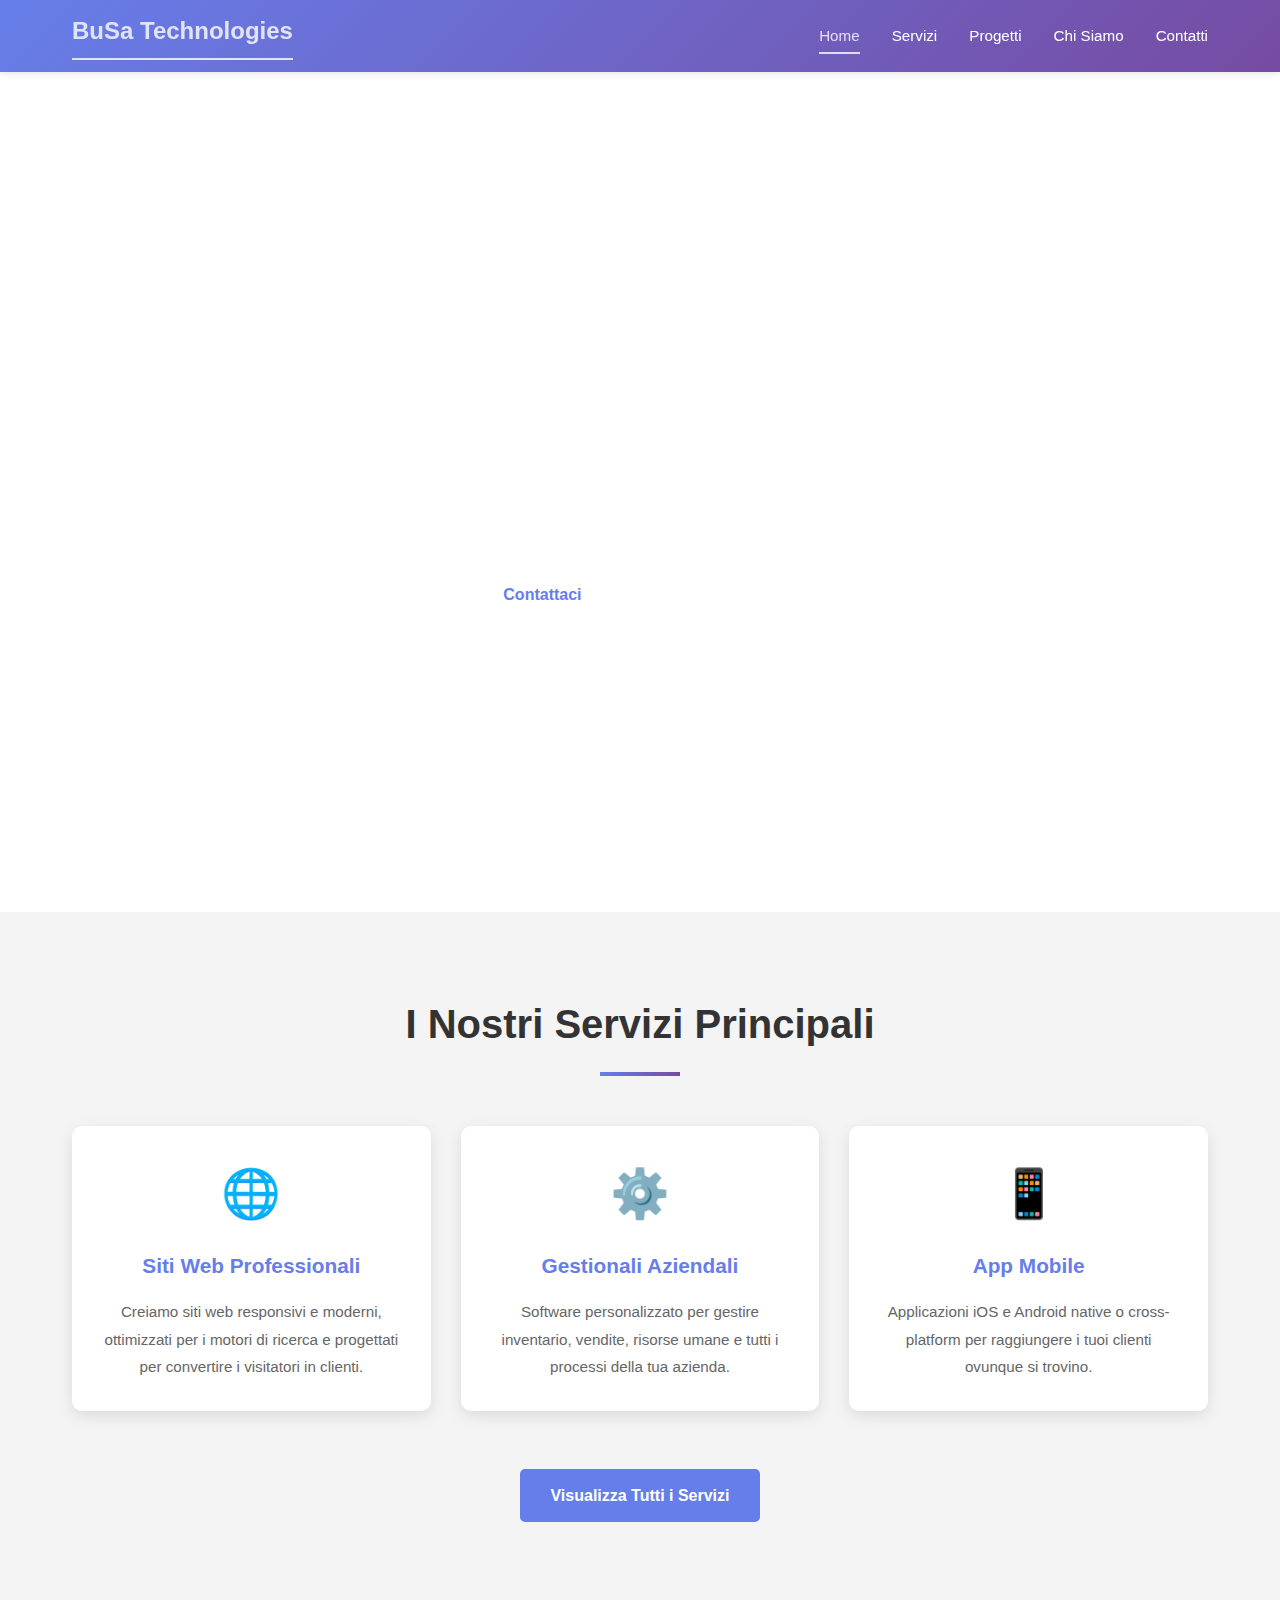
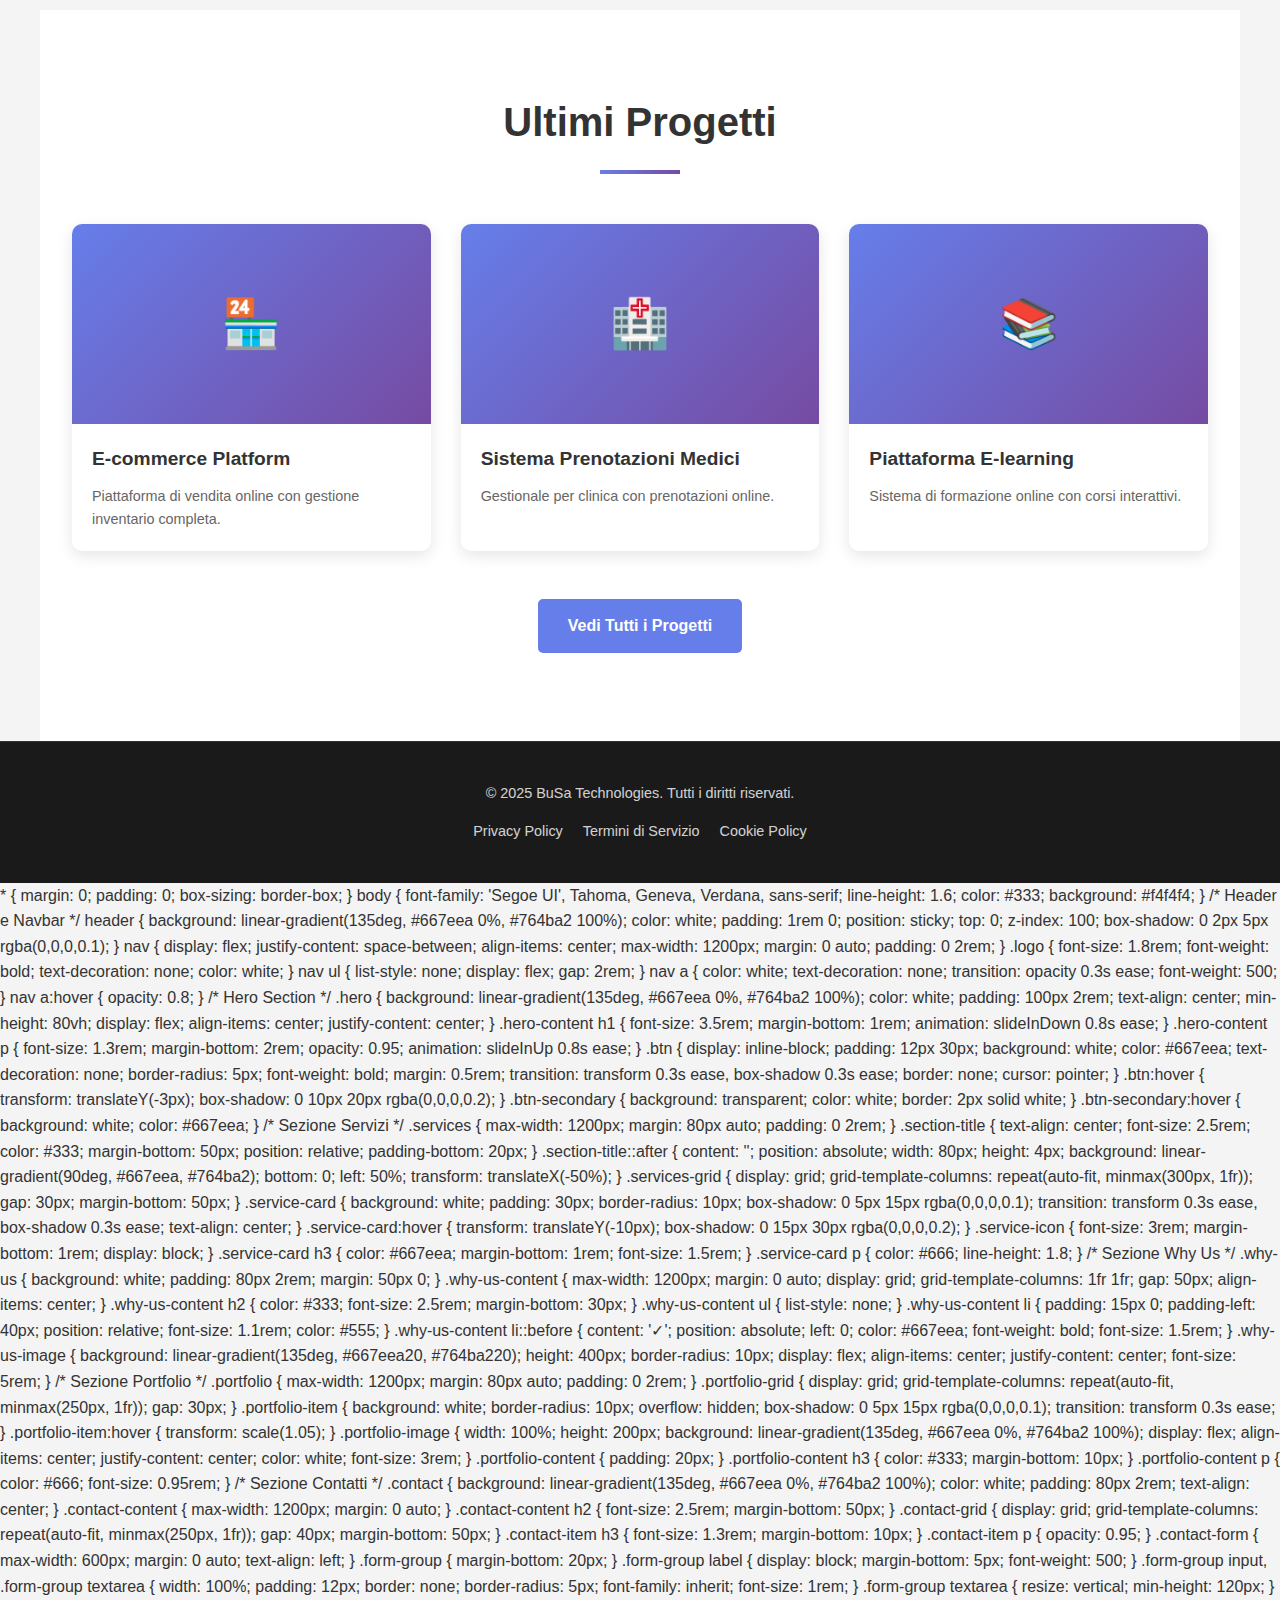
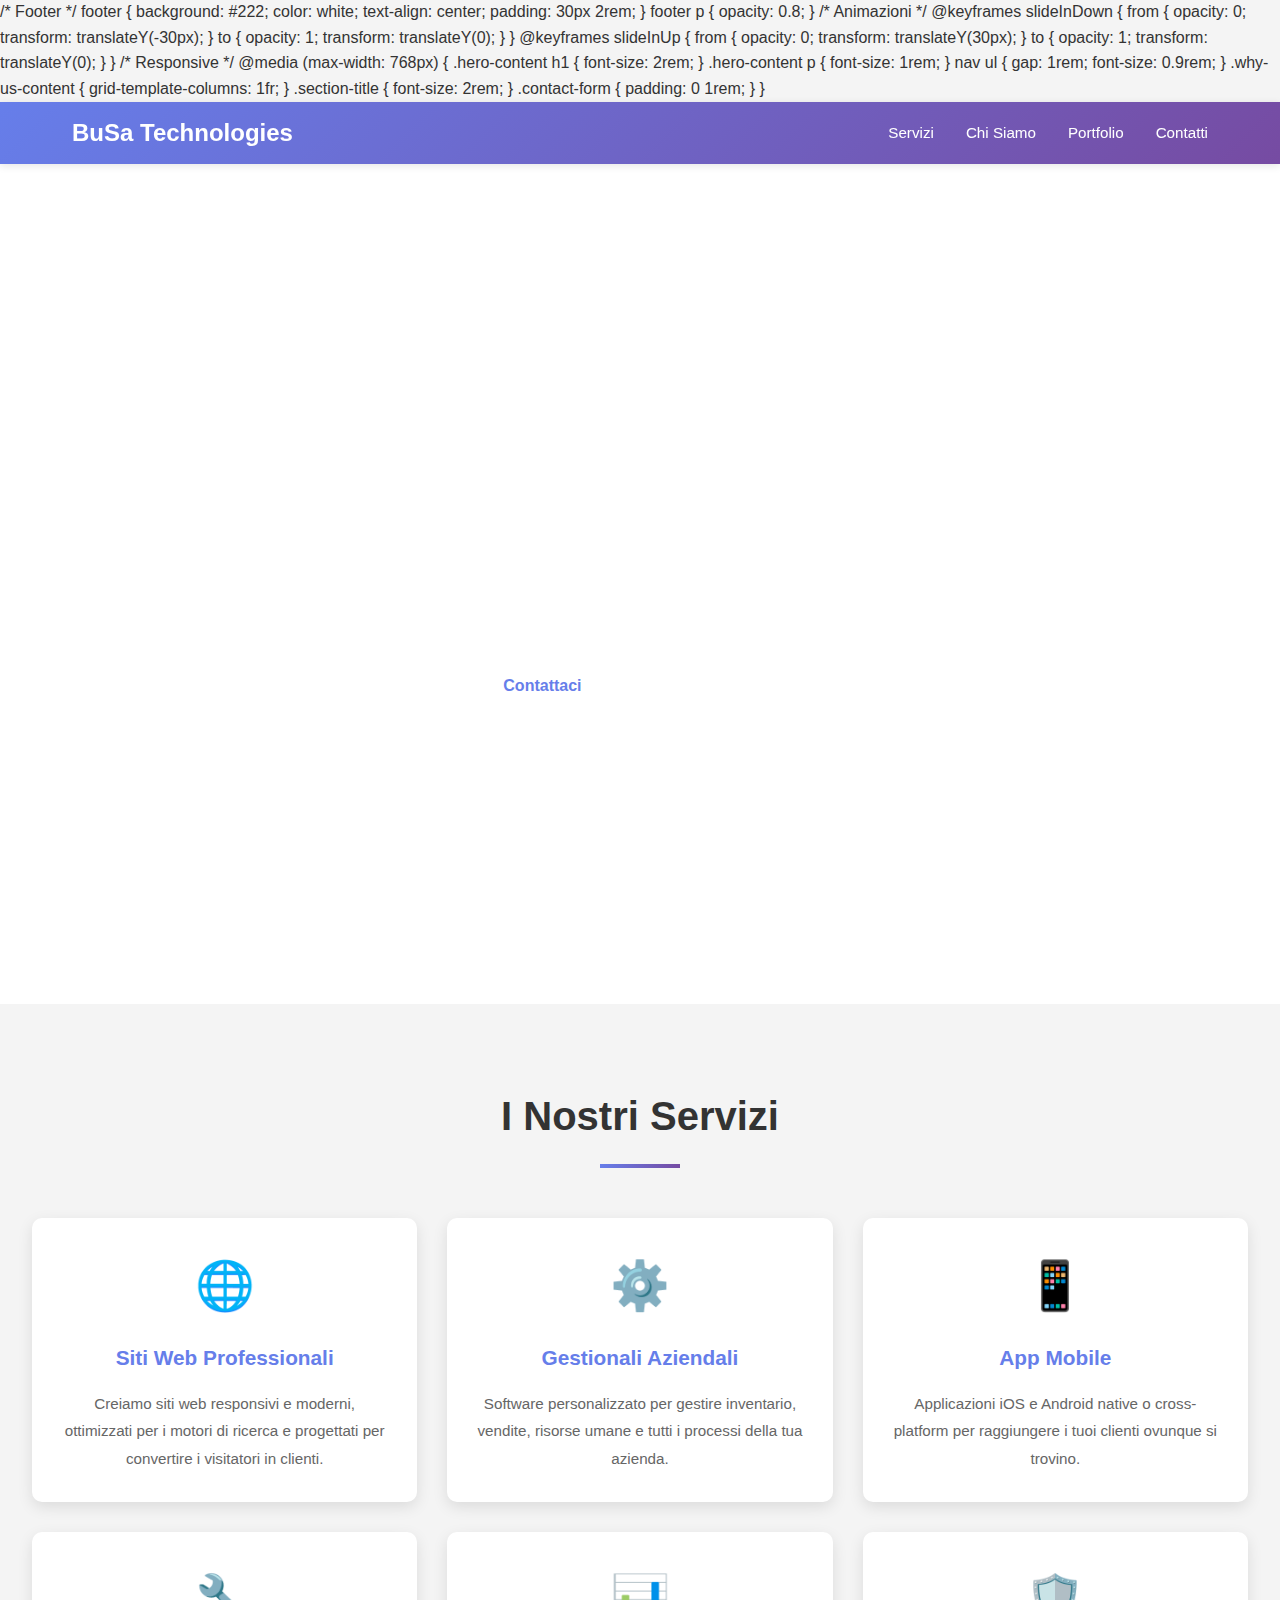
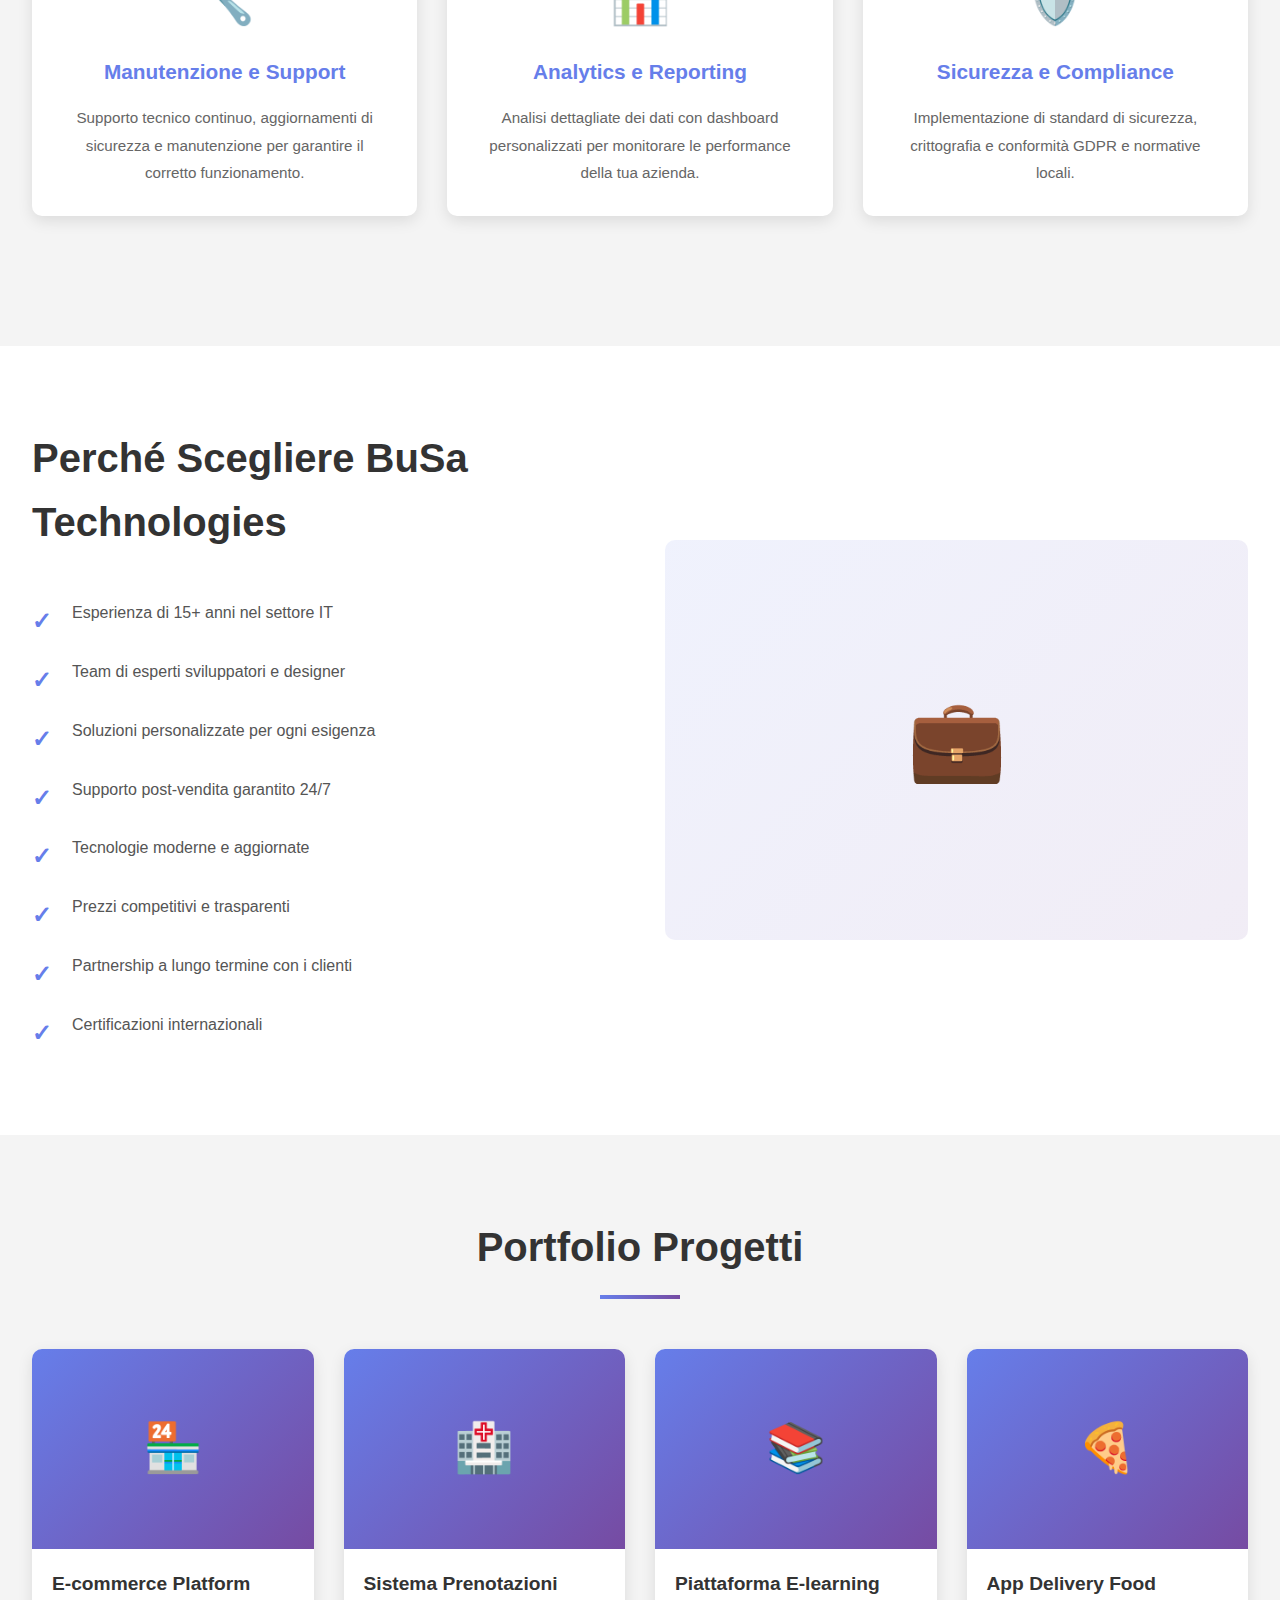
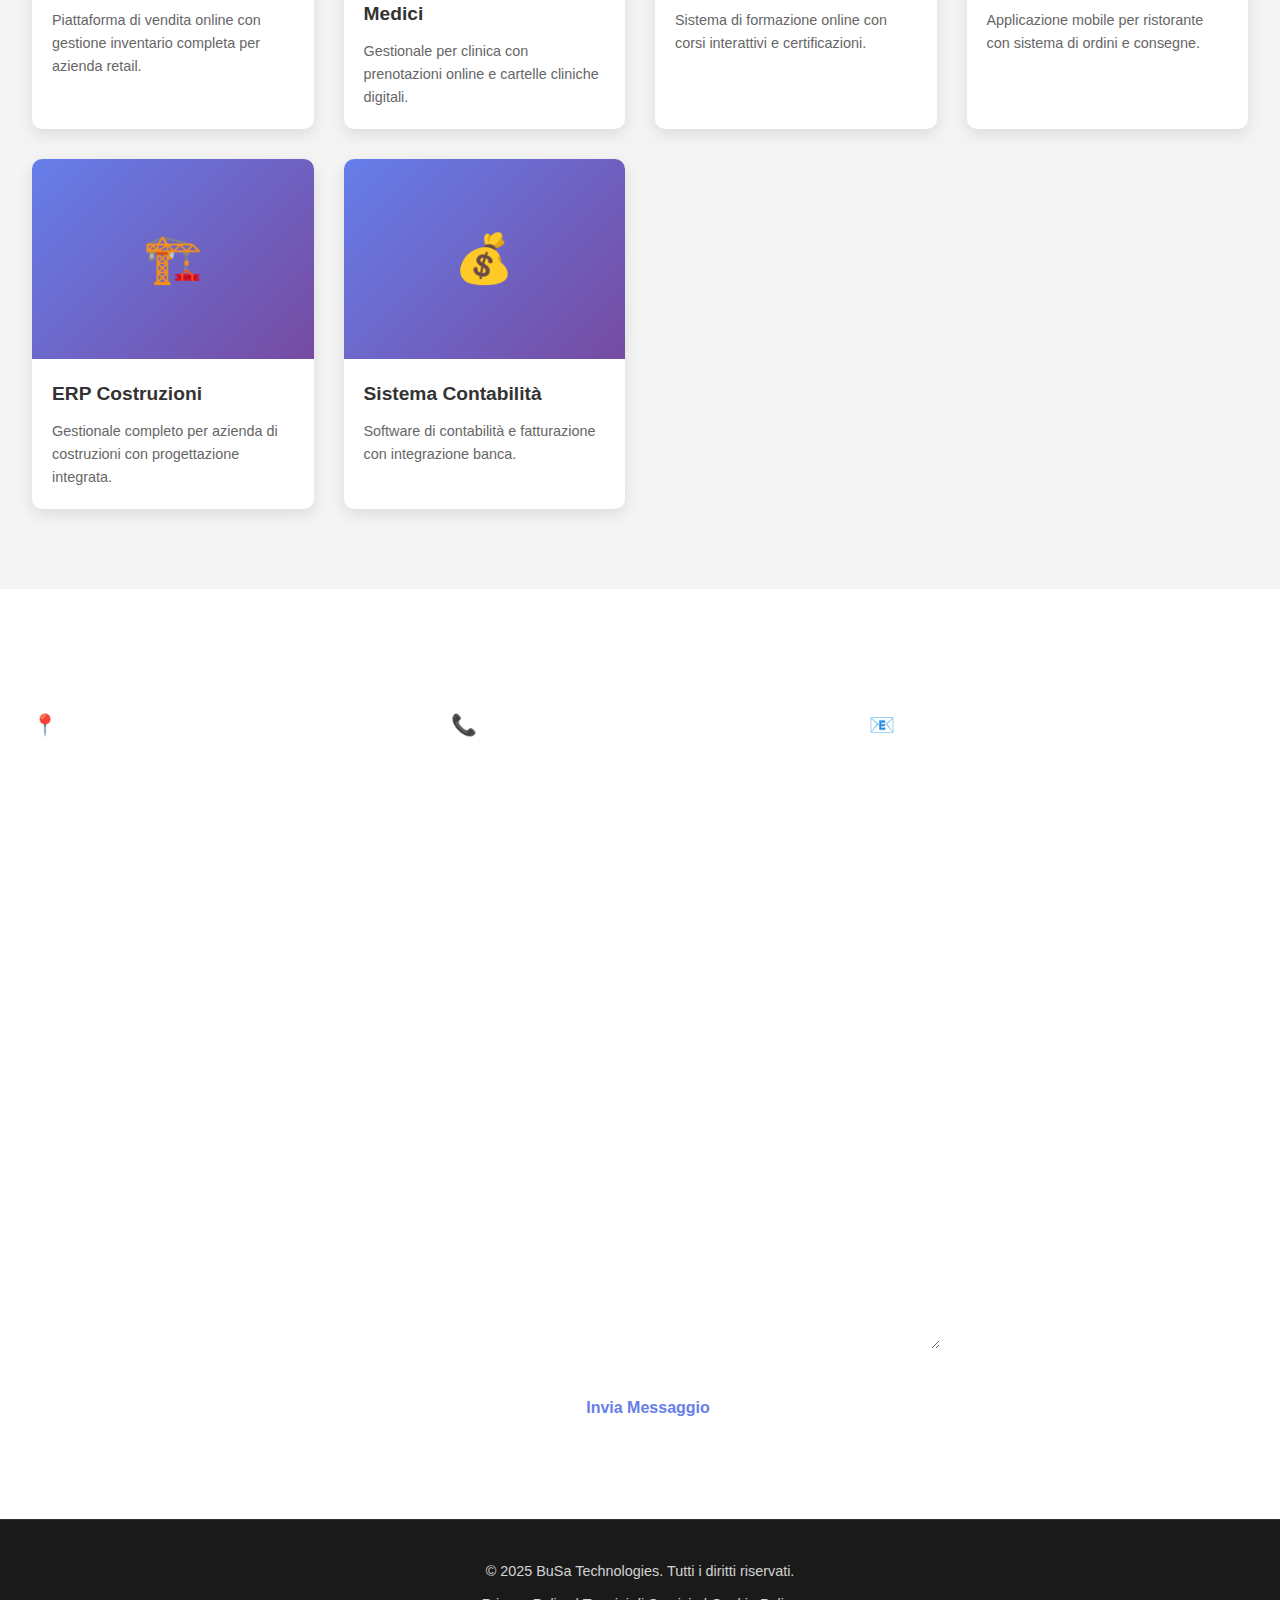
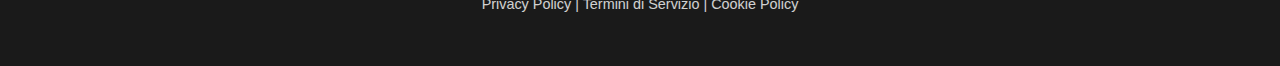
<file: index.html>
<!DOCTYPE html>
<html lang="it">
<head>
    <meta charset="UTF-8">
    <meta name="viewport" content="width=device-width, initial-scale=1.0">
    <meta name="description" content="BuSa Technologies - Soluzioni web e gestionali professionali per la tua azienda">
    <meta name="theme-color" content="#667eea">
    <title>BuSa Technologies | Siti Web e Gestionali Aziendali</title>
    <link rel="stylesheet" href="css/style.css">
</head>
<body>
    <!-- Header e Navbar -->
    <header>
        <nav>
            <a href="index.html" class="logo">BuSa Technologies</a>
            <button class="menu-toggle" aria-label="Toggle menu" aria-expanded="false">
                <span></span>
                <span></span>
                <span></span>
            </button>
            <ul id="nav-menu">
                <li><a href="index.html">Home</a></li>
                <li><a href="servizi.html">Servizi</a></li>
                <li><a href="progetti.html">Progetti</a></li>
                <li><a href="chi-siamo.html">Chi Siamo</a></li>
                <li><a href="contatti.html">Contatti</a></li>
            </ul>
        </nav>
    </header>

    <!-- Hero Section -->
    <section class="hero" id="home">
        <div class="hero-content">
            <h1>Trasforma il Tuo Business con la Tecnologia</h1>
            <p>Siti web moderni e gestionali professionali per aziende in crescita</p>
            <a href="contatti.html" class="btn">Contattaci</a>
            <a href="servizi.html" class="btn btn-secondary">Scopri i Servizi</a>
        </div>
    </section>

    <!-- Sezione Servizi Preview -->
    <section class="container" style="padding: 80px 2rem;">
        <h2 class="section-title">I Nostri Servizi Principali</h2>
        <div class="services-grid">
            <div class="service-card">
                <span class="service-icon">🌐</span>
                <h3>Siti Web Professionali</h3>
                <p>Creiamo siti web responsivi e moderni, ottimizzati per i motori di ricerca e progettati per convertire i visitatori in clienti.</p>
            </div>
            <div class="service-card">
                <span class="service-icon">⚙️</span>
                <h3>Gestionali Aziendali</h3>
                <p>Software personalizzato per gestire inventario, vendite, risorse umane e tutti i processi della tua azienda.</p>
            </div>
            <div class="service-card">
                <span class="service-icon">📱</span>
                <h3>App Mobile</h3>
                <p>Applicazioni iOS e Android native o cross-platform per raggiungere i tuoi clienti ovunque si trovino.</p>
            </div>
        </div>
        <div style="text-align: center; margin-top: 40px;">
            <a href="servizi.html" class="btn btn-primary">Visualizza Tutti i Servizi</a>
        </div>
    </section>

    <!-- Sezione Progetti Preview -->
    <section class="container" style="padding: 80px 2rem; background: white;">
        <h2 class="section-title">Ultimi Progetti</h2>
        <div class="portfolio-grid" style="margin-bottom: 40px;">
            <div class="portfolio-item">
                <div class="portfolio-image">🏪</div>
                <div class="portfolio-content">
                    <h3>E-commerce Platform</h3>
                    <p>Piattaforma di vendita online con gestione inventario completa.</p>
                </div>
            </div>
            <div class="portfolio-item">
                <div class="portfolio-image">🏥</div>
                <div class="portfolio-content">
                    <h3>Sistema Prenotazioni Medici</h3>
                    <p>Gestionale per clinica con prenotazioni online.</p>
                </div>
            </div>
            <div class="portfolio-item">
                <div class="portfolio-image">📚</div>
                <div class="portfolio-content">
                    <h3>Piattaforma E-learning</h3>
                    <p>Sistema di formazione online con corsi interattivi.</p>
                </div>
            </div>
        </div>
        <div style="text-align: center;">
            <a href="progetti.html" class="btn btn-primary">Vedi Tutti i Progetti</a>
        </div>
    </section>

    <!-- Footer -->
    <footer>
        <div class="container">
            <p>&copy; 2025 BuSa Technologies. Tutti i diritti riservati.</p>
            <div class="footer-links">
                <a href="#">Privacy Policy</a>
                <a href="#">Termini di Servizio</a>
                <a href="#">Cookie Policy</a>
            </div>
        </div>
    </footer>

    <script>
        // Mobile menu toggle
        const menuToggle = document.querySelector('.menu-toggle');
        const navMenu = document.getElementById('nav-menu');

        menuToggle.addEventListener('click', () => {
            menuToggle.classList.toggle('active');
            navMenu.classList.toggle('active');
            menuToggle.setAttribute('aria-expanded', menuToggle.classList.contains('active'));
        });

        // Close menu when a link is clicked
        const navLinks = navMenu.querySelectorAll('a');
        navLinks.forEach(link => {
            link.addEventListener('click', () => {
                menuToggle.classList.remove('active');
                navMenu.classList.remove('active');
                menuToggle.setAttribute('aria-expanded', 'false');
            });
        });

        // Mark active page
        document.querySelectorAll('nav a').forEach(link => {
            if (link.href === window.location.href) {
                link.classList.add('active');
            }
        });
    </script>
        * {
            margin: 0;
            padding: 0;
            box-sizing: border-box;
        }

        body {
            font-family: 'Segoe UI', Tahoma, Geneva, Verdana, sans-serif;
            line-height: 1.6;
            color: #333;
            background: #f4f4f4;
        }

        /* Header e Navbar */
        header {
            background: linear-gradient(135deg, #667eea 0%, #764ba2 100%);
            color: white;
            padding: 1rem 0;
            position: sticky;
            top: 0;
            z-index: 100;
            box-shadow: 0 2px 5px rgba(0,0,0,0.1);
        }

        nav {
            display: flex;
            justify-content: space-between;
            align-items: center;
            max-width: 1200px;
            margin: 0 auto;
            padding: 0 2rem;
        }

        .logo {
            font-size: 1.8rem;
            font-weight: bold;
            text-decoration: none;
            color: white;
        }

        nav ul {
            list-style: none;
            display: flex;
            gap: 2rem;
        }

        nav a {
            color: white;
            text-decoration: none;
            transition: opacity 0.3s ease;
            font-weight: 500;
        }

        nav a:hover {
            opacity: 0.8;
        }

        /* Hero Section */
        .hero {
            background: linear-gradient(135deg, #667eea 0%, #764ba2 100%);
            color: white;
            padding: 100px 2rem;
            text-align: center;
            min-height: 80vh;
            display: flex;
            align-items: center;
            justify-content: center;
        }

        .hero-content h1 {
            font-size: 3.5rem;
            margin-bottom: 1rem;
            animation: slideInDown 0.8s ease;
        }

        .hero-content p {
            font-size: 1.3rem;
            margin-bottom: 2rem;
            opacity: 0.95;
            animation: slideInUp 0.8s ease;
        }

        .btn {
            display: inline-block;
            padding: 12px 30px;
            background: white;
            color: #667eea;
            text-decoration: none;
            border-radius: 5px;
            font-weight: bold;
            margin: 0.5rem;
            transition: transform 0.3s ease, box-shadow 0.3s ease;
            border: none;
            cursor: pointer;
        }

        .btn:hover {
            transform: translateY(-3px);
            box-shadow: 0 10px 20px rgba(0,0,0,0.2);
        }

        .btn-secondary {
            background: transparent;
            color: white;
            border: 2px solid white;
        }

        .btn-secondary:hover {
            background: white;
            color: #667eea;
        }

        /* Sezione Servizi */
        .services {
            max-width: 1200px;
            margin: 80px auto;
            padding: 0 2rem;
        }

        .section-title {
            text-align: center;
            font-size: 2.5rem;
            color: #333;
            margin-bottom: 50px;
            position: relative;
            padding-bottom: 20px;
        }

        .section-title::after {
            content: '';
            position: absolute;
            width: 80px;
            height: 4px;
            background: linear-gradient(90deg, #667eea, #764ba2);
            bottom: 0;
            left: 50%;
            transform: translateX(-50%);
        }

        .services-grid {
            display: grid;
            grid-template-columns: repeat(auto-fit, minmax(300px, 1fr));
            gap: 30px;
            margin-bottom: 50px;
        }

        .service-card {
            background: white;
            padding: 30px;
            border-radius: 10px;
            box-shadow: 0 5px 15px rgba(0,0,0,0.1);
            transition: transform 0.3s ease, box-shadow 0.3s ease;
            text-align: center;
        }

        .service-card:hover {
            transform: translateY(-10px);
            box-shadow: 0 15px 30px rgba(0,0,0,0.2);
        }

        .service-icon {
            font-size: 3rem;
            margin-bottom: 1rem;
            display: block;
        }

        .service-card h3 {
            color: #667eea;
            margin-bottom: 1rem;
            font-size: 1.5rem;
        }

        .service-card p {
            color: #666;
            line-height: 1.8;
        }

        /* Sezione Why Us */
        .why-us {
            background: white;
            padding: 80px 2rem;
            margin: 50px 0;
        }

        .why-us-content {
            max-width: 1200px;
            margin: 0 auto;
            display: grid;
            grid-template-columns: 1fr 1fr;
            gap: 50px;
            align-items: center;
        }

        .why-us-content h2 {
            color: #333;
            font-size: 2.5rem;
            margin-bottom: 30px;
        }

        .why-us-content ul {
            list-style: none;
        }

        .why-us-content li {
            padding: 15px 0;
            padding-left: 40px;
            position: relative;
            font-size: 1.1rem;
            color: #555;
        }

        .why-us-content li::before {
            content: '✓';
            position: absolute;
            left: 0;
            color: #667eea;
            font-weight: bold;
            font-size: 1.5rem;
        }

        .why-us-image {
            background: linear-gradient(135deg, #667eea20, #764ba220);
            height: 400px;
            border-radius: 10px;
            display: flex;
            align-items: center;
            justify-content: center;
            font-size: 5rem;
        }

        /* Sezione Portfolio */
        .portfolio {
            max-width: 1200px;
            margin: 80px auto;
            padding: 0 2rem;
        }

        .portfolio-grid {
            display: grid;
            grid-template-columns: repeat(auto-fit, minmax(250px, 1fr));
            gap: 30px;
        }

        .portfolio-item {
            background: white;
            border-radius: 10px;
            overflow: hidden;
            box-shadow: 0 5px 15px rgba(0,0,0,0.1);
            transition: transform 0.3s ease;
        }

        .portfolio-item:hover {
            transform: scale(1.05);
        }

        .portfolio-image {
            width: 100%;
            height: 200px;
            background: linear-gradient(135deg, #667eea 0%, #764ba2 100%);
            display: flex;
            align-items: center;
            justify-content: center;
            color: white;
            font-size: 3rem;
        }

        .portfolio-content {
            padding: 20px;
        }

        .portfolio-content h3 {
            color: #333;
            margin-bottom: 10px;
        }

        .portfolio-content p {
            color: #666;
            font-size: 0.95rem;
        }

        /* Sezione Contatti */
        .contact {
            background: linear-gradient(135deg, #667eea 0%, #764ba2 100%);
            color: white;
            padding: 80px 2rem;
            text-align: center;
        }

        .contact-content {
            max-width: 1200px;
            margin: 0 auto;
        }

        .contact-content h2 {
            font-size: 2.5rem;
            margin-bottom: 50px;
        }

        .contact-grid {
            display: grid;
            grid-template-columns: repeat(auto-fit, minmax(250px, 1fr));
            gap: 40px;
            margin-bottom: 50px;
        }

        .contact-item h3 {
            font-size: 1.3rem;
            margin-bottom: 10px;
        }

        .contact-item p {
            opacity: 0.95;
        }

        .contact-form {
            max-width: 600px;
            margin: 0 auto;
            text-align: left;
        }

        .form-group {
            margin-bottom: 20px;
        }

        .form-group label {
            display: block;
            margin-bottom: 5px;
            font-weight: 500;
        }

        .form-group input,
        .form-group textarea {
            width: 100%;
            padding: 12px;
            border: none;
            border-radius: 5px;
            font-family: inherit;
            font-size: 1rem;
        }

        .form-group textarea {
            resize: vertical;
            min-height: 120px;
        }

        /* Footer */
        footer {
            background: #222;
            color: white;
            text-align: center;
            padding: 30px 2rem;
        }

        footer p {
            opacity: 0.8;
        }

        /* Animazioni */
        @keyframes slideInDown {
            from {
                opacity: 0;
                transform: translateY(-30px);
            }
            to {
                opacity: 1;
                transform: translateY(0);
            }
        }

        @keyframes slideInUp {
            from {
                opacity: 0;
                transform: translateY(30px);
            }
            to {
                opacity: 1;
                transform: translateY(0);
            }
        }

        /* Responsive */
        @media (max-width: 768px) {
            .hero-content h1 {
                font-size: 2rem;
            }

            .hero-content p {
                font-size: 1rem;
            }

            nav ul {
                gap: 1rem;
                font-size: 0.9rem;
            }

            .why-us-content {
                grid-template-columns: 1fr;
            }

            .section-title {
                font-size: 2rem;
            }

            .contact-form {
                padding: 0 1rem;
            }
        }
    </style>
</head>
<body>
    <!-- Header e Navbar -->
    <header>
        <nav>
            <a href="#home" class="logo">BuSa Technologies</a>
            <ul>
                <li><a href="#services">Servizi</a></li>
                <li><a href="#why-us">Chi Siamo</a></li>
                <li><a href="#portfolio">Portfolio</a></li>
                <li><a href="#contact">Contatti</a></li>
            </ul>
        </nav>
    </header>

    <!-- Hero Section -->
    <section class="hero" id="home">
        <div class="hero-content">
            <h1>Trasforma il Tuo Business con la Tecnologia</h1>
            <p>Siti web moderni e gestionali professionali per aziende in crescita</p>
            <button class="btn" onclick="document.getElementById('contact').scrollIntoView({behavior: 'smooth'})">Contattaci</button>
            <a href="#services" class="btn btn-secondary">Scopri i Servizi</a>
        </div>
    </section>

    <!-- Sezione Servizi -->
    <section class="services" id="services">
        <h2 class="section-title">I Nostri Servizi</h2>
        <div class="services-grid">
            <div class="service-card">
                <span class="service-icon">🌐</span>
                <h3>Siti Web Professionali</h3>
                <p>Creiamo siti web responsivi e moderni, ottimizzati per i motori di ricerca e progettati per convertire i visitatori in clienti.</p>
            </div>
            <div class="service-card">
                <span class="service-icon">⚙️</span>
                <h3>Gestionali Aziendali</h3>
                <p>Software personalizzato per gestire inventario, vendite, risorse umane e tutti i processi della tua azienda.</p>
            </div>
            <div class="service-card">
                <span class="service-icon">📱</span>
                <h3>App Mobile</h3>
                <p>Applicazioni iOS e Android native o cross-platform per raggiungere i tuoi clienti ovunque si trovino.</p>
            </div>
            <div class="service-card">
                <span class="service-icon">🔧</span>
                <h3>Manutenzione e Support</h3>
                <p>Supporto tecnico continuo, aggiornamenti di sicurezza e manutenzione per garantire il corretto funzionamento.</p>
            </div>
            <div class="service-card">
                <span class="service-icon">📊</span>
                <h3>Analytics e Reporting</h3>
                <p>Analisi dettagliate dei dati con dashboard personalizzati per monitorare le performance della tua azienda.</p>
            </div>
            <div class="service-card">
                <span class="service-icon">🛡️</span>
                <h3>Sicurezza e Compliance</h3>
                <p>Implementazione di standard di sicurezza, crittografia e conformità GDPR e normative locali.</p>
            </div>
        </div>
    </section>

    <!-- Sezione Why Us -->
    <section class="why-us" id="why-us">
        <div class="why-us-content">
            <div>
                <h2>Perché Scegliere BuSa Technologies</h2>
                <ul>
                    <li>Esperienza di 15+ anni nel settore IT</li>
                    <li>Team di esperti sviluppatori e designer</li>
                    <li>Soluzioni personalizzate per ogni esigenza</li>
                    <li>Supporto post-vendita garantito 24/7</li>
                    <li>Tecnologie moderne e aggiornate</li>
                    <li>Prezzi competitivi e trasparenti</li>
                    <li>Partnership a lungo termine con i clienti</li>
                    <li>Certificazioni internazionali</li>
                </ul>
            </div>
            <div class="why-us-image">💼</div>
        </div>
    </section>

    <!-- Sezione Portfolio -->
    <section class="portfolio" id="portfolio">
        <h2 class="section-title">Portfolio Progetti</h2>
        <div class="portfolio-grid">
            <div class="portfolio-item">
                <div class="portfolio-image">🏪</div>
                <div class="portfolio-content">
                    <h3>E-commerce Platform</h3>
                    <p>Piattaforma di vendita online con gestione inventario completa per azienda retail.</p>
                </div>
            </div>
            <div class="portfolio-item">
                <div class="portfolio-image">🏥</div>
                <div class="portfolio-content">
                    <h3>Sistema Prenotazioni Medici</h3>
                    <p>Gestionale per clinica con prenotazioni online e cartelle cliniche digitali.</p>
                </div>
            </div>
            <div class="portfolio-item">
                <div class="portfolio-image">📚</div>
                <div class="portfolio-content">
                    <h3>Piattaforma E-learning</h3>
                    <p>Sistema di formazione online con corsi interattivi e certificazioni.</p>
                </div>
            </div>
            <div class="portfolio-item">
                <div class="portfolio-image">🍕</div>
                <div class="portfolio-content">
                    <h3>App Delivery Food</h3>
                    <p>Applicazione mobile per ristorante con sistema di ordini e consegne.</p>
                </div>
            </div>
            <div class="portfolio-item">
                <div class="portfolio-image">🏗️</div>
                <div class="portfolio-content">
                    <h3>ERP Costruzioni</h3>
                    <p>Gestionale completo per azienda di costruzioni con progettazione integrata.</p>
                </div>
            </div>
            <div class="portfolio-item">
                <div class="portfolio-image">💰</div>
                <div class="portfolio-content">
                    <h3>Sistema Contabilità</h3>
                    <p>Software di contabilità e fatturazione con integrazione banca.</p>
                </div>
            </div>
        </div>
    </section>

    <!-- Sezione Contatti -->
    <section class="contact" id="contact">
        <div class="contact-content">
            <h2>Mettiamoci in Contatto</h2>
            <div class="contact-grid">
                <div class="contact-item">
                    <h3>📍 Indirizzo</h3>
                    <p>Via Tecnologia 123<br>20100 Milano, Italia</p>
                </div>
                <div class="contact-item">
                    <h3>📞 Telefono</h3>
                    <p>+39 02 1234 5678<br>+39 392 123 4567</p>
                </div>
                <div class="contact-item">
                    <h3>📧 Email</h3>
                    <p>info@busa-tech.it<br>support@busa-tech.it</p>
                </div>
            </div>
            
            <div class="contact-form">
                <h3 style="margin-bottom: 20px;">Inviaci un Messaggio</h3>
                <form onsubmit="handleSubmit(event)">
                    <div class="form-group">
                        <label for="name">Nome</label>
                        <input type="text" id="name" name="name" required>
                    </div>
                    <div class="form-group">
                        <label for="email">Email</label>
                        <input type="email" id="email" name="email" required>
                    </div>
                    <div class="form-group">
                        <label for="phone">Telefono</label>
                        <input type="tel" id="phone" name="phone">
                    </div>
                    <div class="form-group">
                        <label for="message">Messaggio</label>
                        <textarea id="message" name="message" required></textarea>
                    </div>
                    <button type="submit" class="btn" style="width: 100%; background: white; color: #667eea;">Invia Messaggio</button>
                </form>
            </div>
        </div>
    </section>

    <!-- Footer -->
    <footer>
        <p>&copy; 2025 BuSa Technologies. Tutti i diritti riservati.</p>
        <p>Privacy Policy | Termini di Servizio | Cookie Policy</p>
    </footer>

    <script>
        function handleSubmit(event) {
            event.preventDefault();
            const name = document.getElementById('name').value;
            const email = document.getElementById('email').value;
            const message = document.getElementById('message').value;
            
            alert(`Grazie ${name}! Il tuo messaggio è stato inviato. Ti contatteremo presto a ${email}`);
            event.target.reset();
        }

        // Smooth scroll per i link di navigazione
        document.querySelectorAll('a[href^="#"]').forEach(anchor => {
            anchor.addEventListener('click', function (e) {
                e.preventDefault();
                const target = document.querySelector(this.getAttribute('href'));
                if (target) {
                    target.scrollIntoView({
                        behavior: 'smooth'
                    });
                }
            });
        });
    </script>
</body>
</html>
</file>
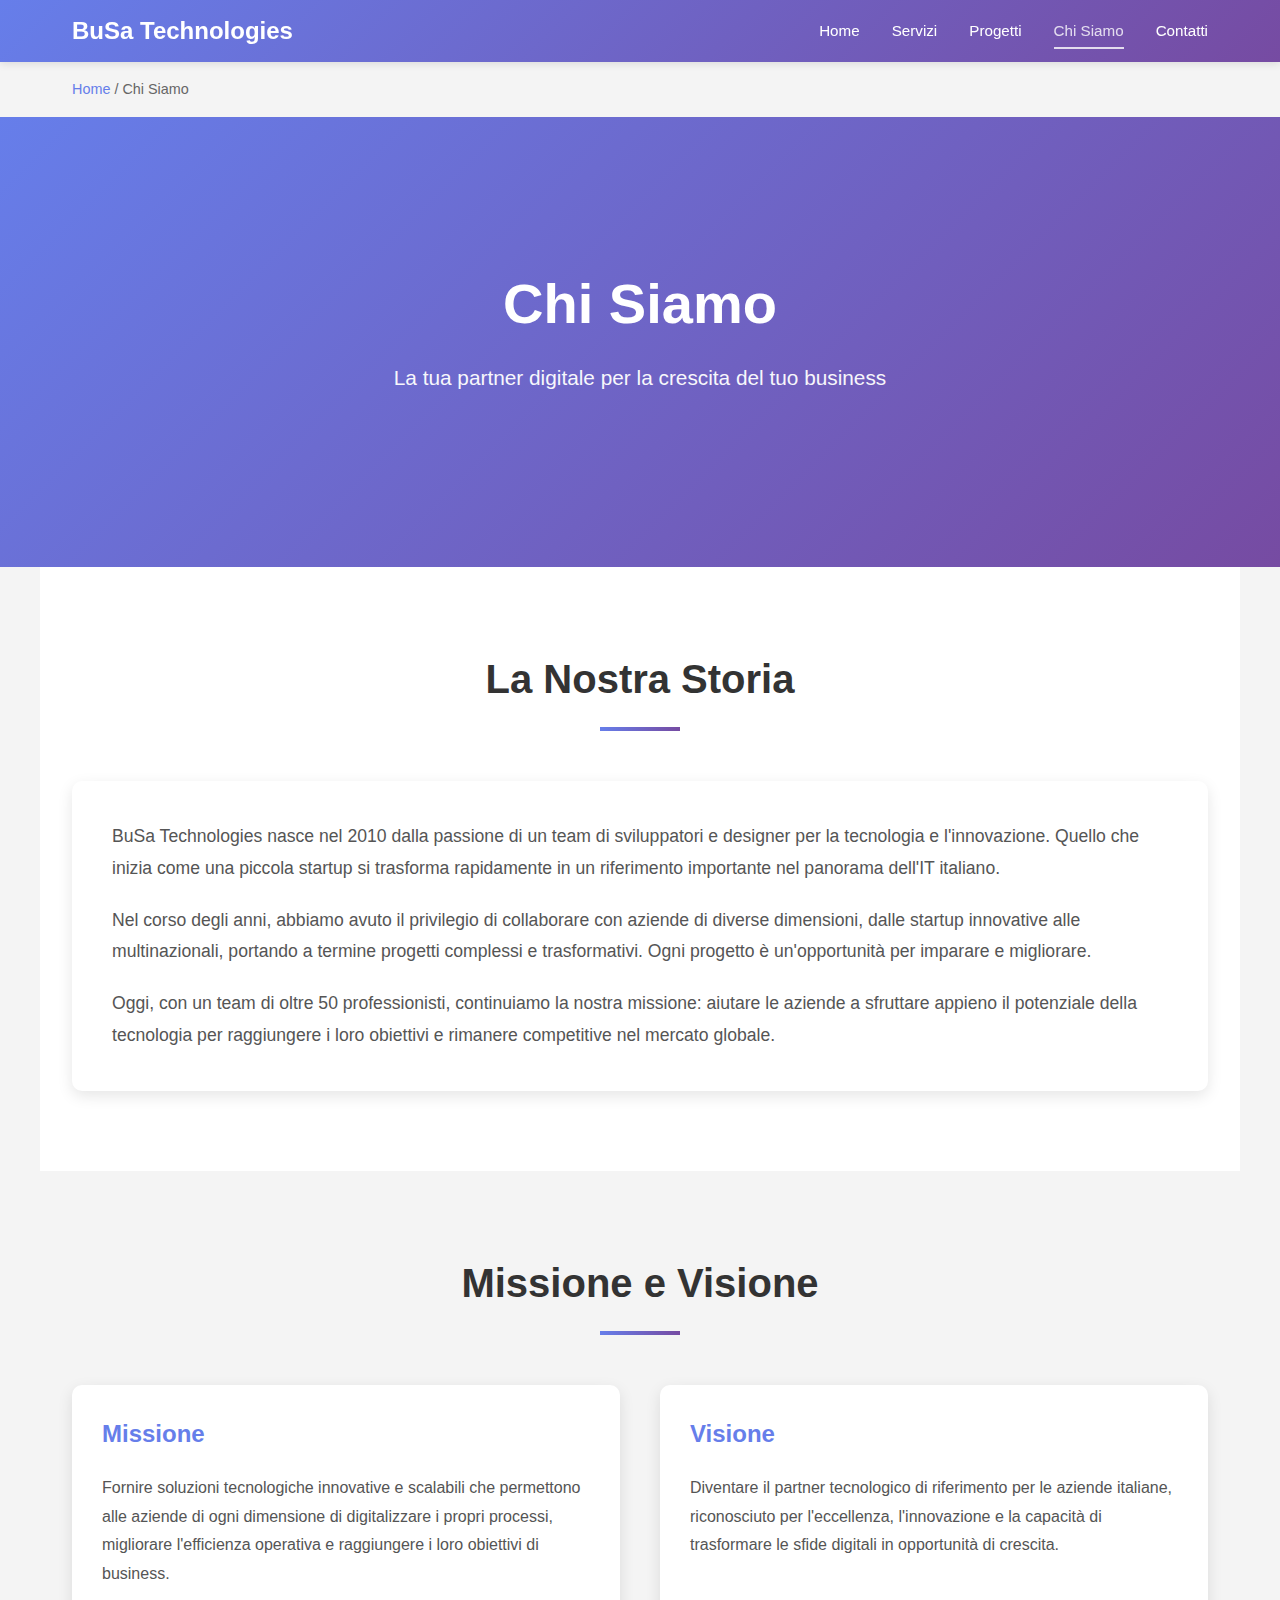
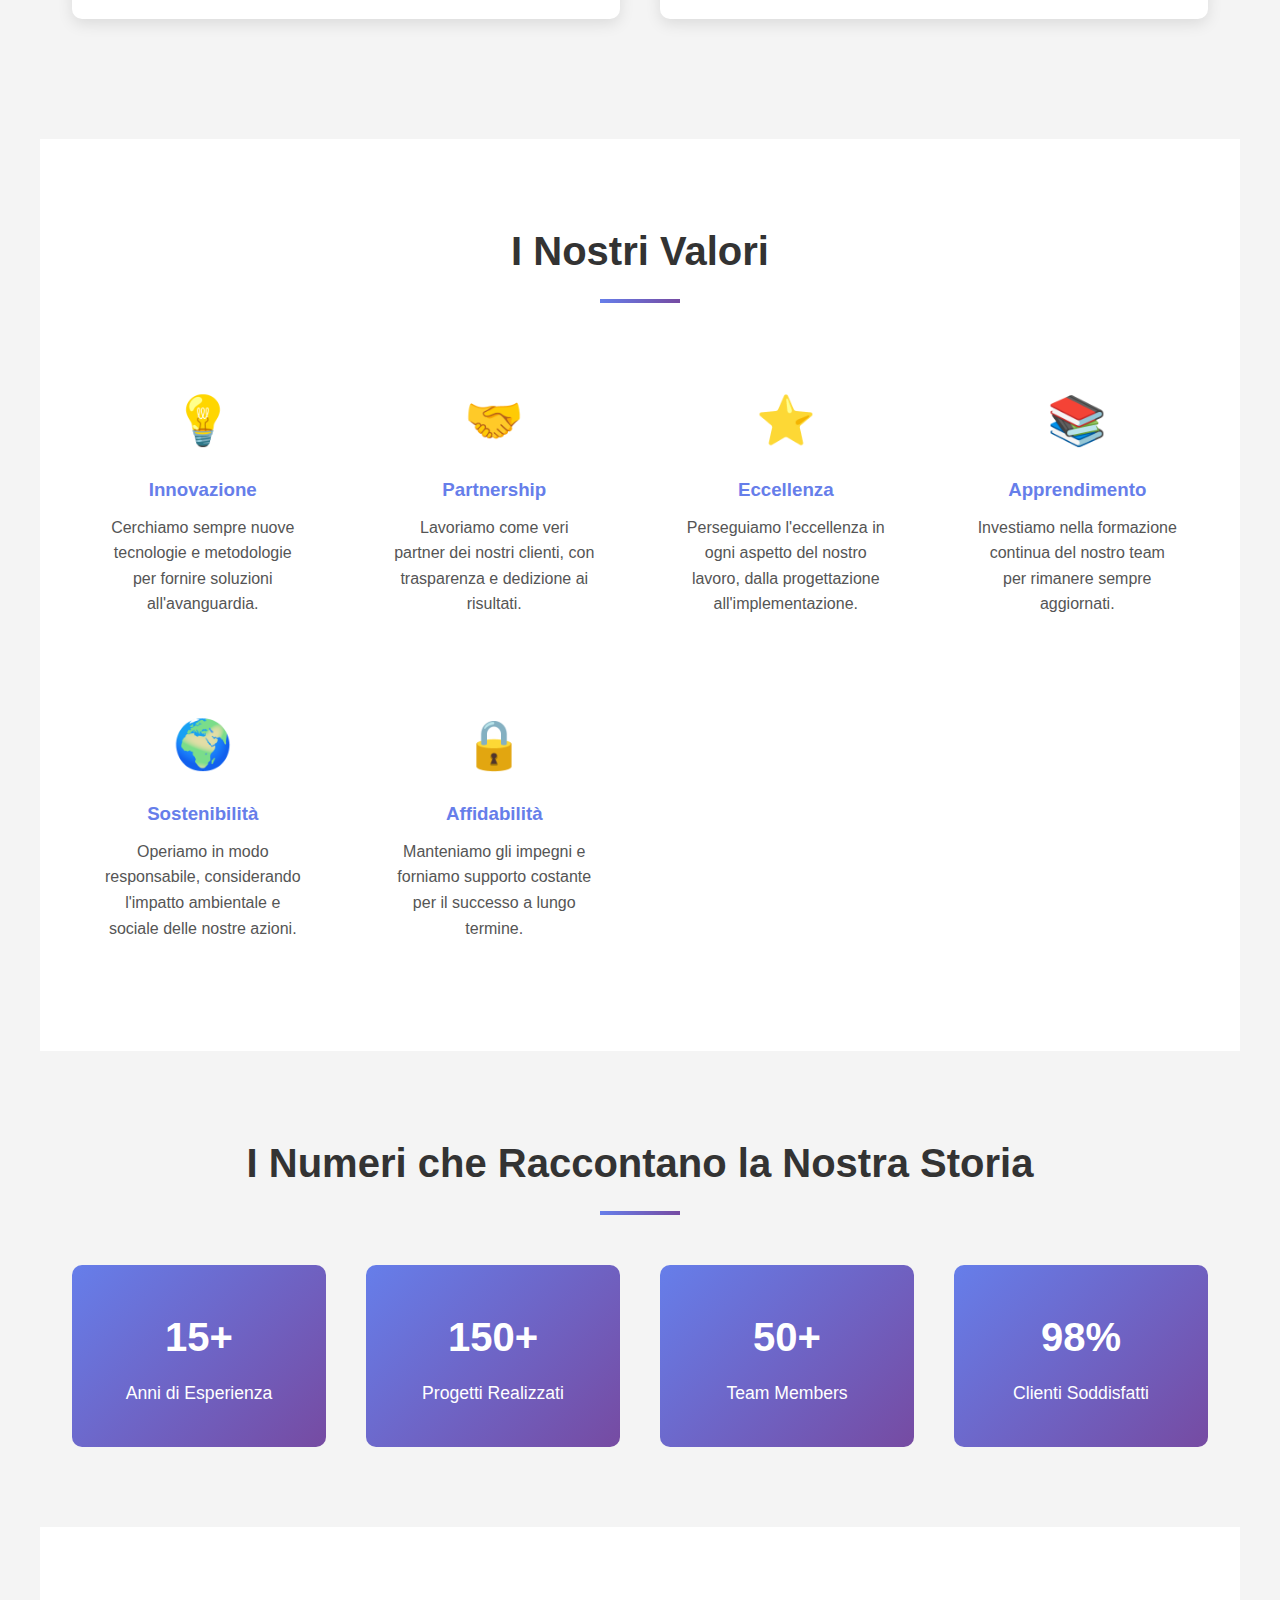
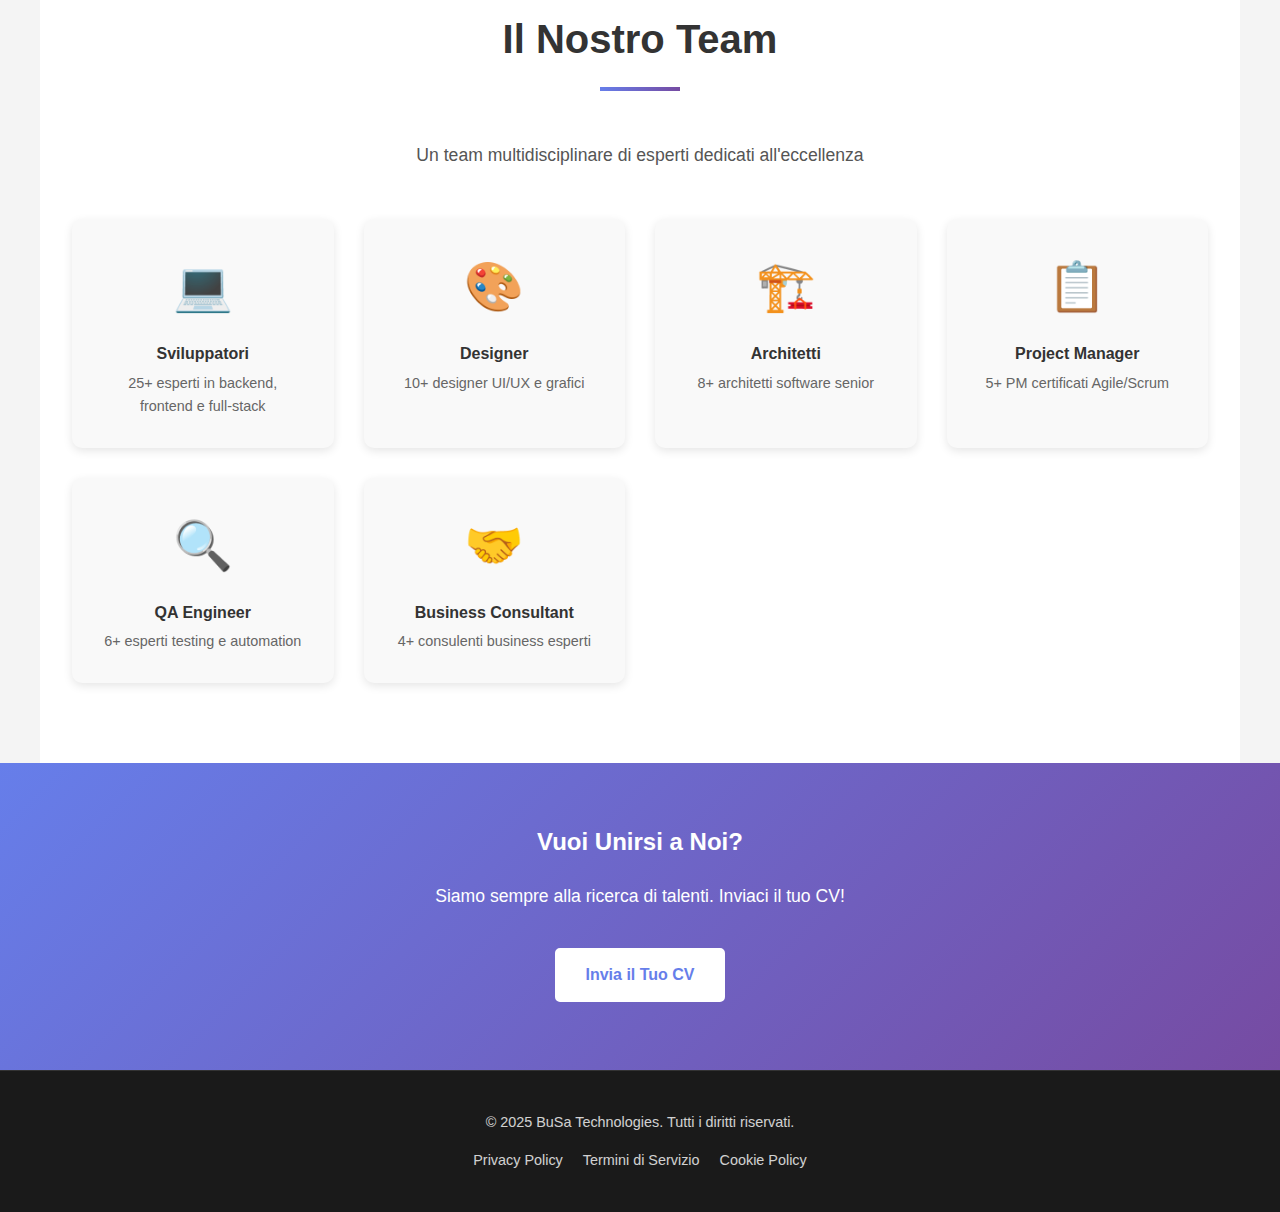
<file: chi-siamo.html>
<!DOCTYPE html>
<html lang="it">
<head>
    <meta charset="UTF-8">
    <meta name="viewport" content="width=device-width, initial-scale=1.0">
    <meta name="description" content="Chi Siamo - BuSa Technologies | La nostra storia, missione e team">
    <meta name="theme-color" content="#667eea">
    <title>Chi Siamo | BuSa Technologies</title>
    <link rel="stylesheet" href="css/style.css">
</head>
<body>
    <!-- Header e Navbar -->
    <header>
        <nav>
            <a href="index.html" class="logo">BuSa Technologies</a>
            <button class="menu-toggle" aria-label="Toggle menu" aria-expanded="false">
                <span></span>
                <span></span>
                <span></span>
            </button>
            <ul id="nav-menu">
                <li><a href="index.html">Home</a></li>
                <li><a href="servizi.html">Servizi</a></li>
                <li><a href="progetti.html">Progetti</a></li>
                <li><a href="chi-siamo.html">Chi Siamo</a></li>
                <li><a href="contatti.html">Contatti</a></li>
            </ul>
        </nav>
    </header>

    <!-- Breadcrumb -->
    <div class="breadcrumb">
        <a href="index.html">Home</a> / <span>Chi Siamo</span>
    </div>

    <!-- Hero Section -->
    <section class="hero" style="min-height: 50vh; padding: 80px 2rem 60px;">
        <div class="hero-content">
            <h1>Chi Siamo</h1>
            <p>La tua partner digitale per la crescita del tuo business</p>
        </div>
    </section>

    <!-- La Nostra Storia -->
    <section class="container" style="padding: 80px 2rem;">
        <h2 class="section-title">La Nostra Storia</h2>
        <div style="background: white; padding: 40px; border-radius: 10px; box-shadow: 0 5px 15px rgba(0,0,0,0.1);">
            <p style="font-size: 1.1rem; line-height: 1.8; color: #555; margin-bottom: 20px;">
                BuSa Technologies nasce nel 2010 dalla passione di un team di sviluppatori e designer per la tecnologia e l'innovazione. 
                Quello che inizia come una piccola startup si trasforma rapidamente in un riferimento importante nel panorama dell'IT italiano.
            </p>
            <p style="font-size: 1.1rem; line-height: 1.8; color: #555; margin-bottom: 20px;">
                Nel corso degli anni, abbiamo avuto il privilegio di collaborare con aziende di diverse dimensioni, dalle startup innovative alle multinazionali, 
                portando a termine progetti complessi e trasformativi. Ogni progetto è un'opportunità per imparare e migliorare.
            </p>
            <p style="font-size: 1.1rem; line-height: 1.8; color: #555;">
                Oggi, con un team di oltre 50 professionisti, continuiamo la nostra missione: aiutare le aziende a sfruttare appieno il potenziale della tecnologia 
                per raggiungere i loro obiettivi e rimanere competitive nel mercato globale.
            </p>
        </div>
    </section>

    <!-- Missione e Visione -->
    <section class="container" style="padding: 80px 2rem;">
        <h2 class="section-title">Missione e Visione</h2>
        <div style="display: grid; grid-template-columns: 1fr 1fr; gap: 40px; margin-bottom: 40px;">
            <div style="background: white; padding: 30px; border-radius: 10px; box-shadow: 0 5px 15px rgba(0,0,0,0.1);">
                <h3 style="color: #667eea; font-size: 1.5rem; margin-bottom: 20px;">Missione</h3>
                <p style="font-size: 1rem; line-height: 1.8; color: #555;">
                    Fornire soluzioni tecnologiche innovative e scalabili che permettono alle aziende di ogni dimensione 
                    di digitalizzare i propri processi, migliorare l'efficienza operativa e raggiungere i loro obiettivi di business.
                </p>
            </div>
            <div style="background: white; padding: 30px; border-radius: 10px; box-shadow: 0 5px 15px rgba(0,0,0,0.1);">
                <h3 style="color: #667eea; font-size: 1.5rem; margin-bottom: 20px;">Visione</h3>
                <p style="font-size: 1rem; line-height: 1.8; color: #555;">
                    Diventare il partner tecnologico di riferimento per le aziende italiane, riconosciuto per l'eccellenza, 
                    l'innovazione e la capacità di trasformare le sfide digitali in opportunità di crescita.
                </p>
            </div>
        </div>
    </section>

    <!-- Valori -->
    <section class="container" style="padding: 80px 2rem; background: white;">
        <h2 class="section-title">I Nostri Valori</h2>
        <div style="display: grid; grid-template-columns: repeat(auto-fit, minmax(250px, 1fr)); gap: 30px;">
            <div style="text-align: center; padding: 30px;">
                <div style="font-size: 3rem; margin-bottom: 15px;">💡</div>
                <h3 style="color: #667eea; margin-bottom: 10px;">Innovazione</h3>
                <p style="color: #555; line-height: 1.6;">
                    Cerchiamo sempre nuove tecnologie e metodologie per fornire soluzioni all'avanguardia.
                </p>
            </div>
            <div style="text-align: center; padding: 30px;">
                <div style="font-size: 3rem; margin-bottom: 15px;">🤝</div>
                <h3 style="color: #667eea; margin-bottom: 10px;">Partnership</h3>
                <p style="color: #555; line-height: 1.6;">
                    Lavoriamo come veri partner dei nostri clienti, con trasparenza e dedizione ai risultati.
                </p>
            </div>
            <div style="text-align: center; padding: 30px;">
                <div style="font-size: 3rem; margin-bottom: 15px;">⭐</div>
                <h3 style="color: #667eea; margin-bottom: 10px;">Eccellenza</h3>
                <p style="color: #555; line-height: 1.6;">
                    Perseguiamo l'eccellenza in ogni aspetto del nostro lavoro, dalla progettazione all'implementazione.
                </p>
            </div>
            <div style="text-align: center; padding: 30px;">
                <div style="font-size: 3rem; margin-bottom: 15px;">📚</div>
                <h3 style="color: #667eea; margin-bottom: 10px;">Apprendimento</h3>
                <p style="color: #555; line-height: 1.6;">
                    Investiamo nella formazione continua del nostro team per rimanere sempre aggiornati.
                </p>
            </div>
            <div style="text-align: center; padding: 30px;">
                <div style="font-size: 3rem; margin-bottom: 15px;">🌍</div>
                <h3 style="color: #667eea; margin-bottom: 10px;">Sostenibilità</h3>
                <p style="color: #555; line-height: 1.6;">
                    Operiamo in modo responsabile, considerando l'impatto ambientale e sociale delle nostre azioni.
                </p>
            </div>
            <div style="text-align: center; padding: 30px;">
                <div style="font-size: 3rem; margin-bottom: 15px;">🔒</div>
                <h3 style="color: #667eea; margin-bottom: 10px;">Affidabilità</h3>
                <p style="color: #555; line-height: 1.6;">
                    Manteniamo gli impegni e forniamo supporto costante per il successo a lungo termine.
                </p>
            </div>
        </div>
    </section>

    <!-- Statistiche -->
    <section class="container" style="padding: 80px 2rem;">
        <h2 class="section-title">I Numeri che Raccontano la Nostra Storia</h2>
        <div style="display: grid; grid-template-columns: repeat(auto-fit, minmax(200px, 1fr)); gap: 40px; text-align: center;">
            <div style="background: linear-gradient(135deg, #667eea 0%, #764ba2 100%); color: white; padding: 40px; border-radius: 10px;">
                <div style="font-size: 2.5rem; font-weight: bold; margin-bottom: 10px;">15+</div>
                <p style="font-size: 1.1rem;">Anni di Esperienza</p>
            </div>
            <div style="background: linear-gradient(135deg, #667eea 0%, #764ba2 100%); color: white; padding: 40px; border-radius: 10px;">
                <div style="font-size: 2.5rem; font-weight: bold; margin-bottom: 10px;">150+</div>
                <p style="font-size: 1.1rem;">Progetti Realizzati</p>
            </div>
            <div style="background: linear-gradient(135deg, #667eea 0%, #764ba2 100%); color: white; padding: 40px; border-radius: 10px;">
                <div style="font-size: 2.5rem; font-weight: bold; margin-bottom: 10px;">50+</div>
                <p style="font-size: 1.1rem;">Team Members</p>
            </div>
            <div style="background: linear-gradient(135deg, #667eea 0%, #764ba2 100%); color: white; padding: 40px; border-radius: 10px;">
                <div style="font-size: 2.5rem; font-weight: bold; margin-bottom: 10px;">98%</div>
                <p style="font-size: 1.1rem;">Clienti Soddisfatti</p>
            </div>
        </div>
    </section>

    <!-- Team Section -->
    <section class="container" style="padding: 80px 2rem; background: white;">
        <h2 class="section-title">Il Nostro Team</h2>
        <p style="text-align: center; font-size: 1.1rem; color: #555; margin-bottom: 50px;">
            Un team multidisciplinare di esperti dedicati all'eccellenza
        </p>
        <div style="display: grid; grid-template-columns: repeat(auto-fit, minmax(250px, 1fr)); gap: 30px;">
            <div style="text-align: center; background: #f9f9f9; padding: 30px; border-radius: 10px; box-shadow: 0 3px 10px rgba(0,0,0,0.1);">
                <div style="font-size: 3rem; margin-bottom: 15px;">💻</div>
                <h4 style="color: #333; margin-bottom: 5px;">Sviluppatori</h4>
                <p style="color: #666; font-size: 0.9rem;">25+ esperti in backend, frontend e full-stack</p>
            </div>
            <div style="text-align: center; background: #f9f9f9; padding: 30px; border-radius: 10px; box-shadow: 0 3px 10px rgba(0,0,0,0.1);">
                <div style="font-size: 3rem; margin-bottom: 15px;">🎨</div>
                <h4 style="color: #333; margin-bottom: 5px;">Designer</h4>
                <p style="color: #666; font-size: 0.9rem;">10+ designer UI/UX e grafici</p>
            </div>
            <div style="text-align: center; background: #f9f9f9; padding: 30px; border-radius: 10px; box-shadow: 0 3px 10px rgba(0,0,0,0.1);">
                <div style="font-size: 3rem; margin-bottom: 15px;">🏗️</div>
                <h4 style="color: #333; margin-bottom: 5px;">Architetti</h4>
                <p style="color: #666; font-size: 0.9rem;">8+ architetti software senior</p>
            </div>
            <div style="text-align: center; background: #f9f9f9; padding: 30px; border-radius: 10px; box-shadow: 0 3px 10px rgba(0,0,0,0.1);">
                <div style="font-size: 3rem; margin-bottom: 15px;">📋</div>
                <h4 style="color: #333; margin-bottom: 5px;">Project Manager</h4>
                <p style="color: #666; font-size: 0.9rem;">5+ PM certificati Agile/Scrum</p>
            </div>
            <div style="text-align: center; background: #f9f9f9; padding: 30px; border-radius: 10px; box-shadow: 0 3px 10px rgba(0,0,0,0.1);">
                <div style="font-size: 3rem; margin-bottom: 15px;">🔍</div>
                <h4 style="color: #333; margin-bottom: 5px;">QA Engineer</h4>
                <p style="color: #666; font-size: 0.9rem;">6+ esperti testing e automation</p>
            </div>
            <div style="text-align: center; background: #f9f9f9; padding: 30px; border-radius: 10px; box-shadow: 0 3px 10px rgba(0,0,0,0.1);">
                <div style="font-size: 3rem; margin-bottom: 15px;">🤝</div>
                <h4 style="color: #333; margin-bottom: 5px;">Business Consultant</h4>
                <p style="color: #666; font-size: 0.9rem;">4+ consulenti business esperti</p>
            </div>
        </div>
    </section>

    <!-- CTA Section -->
    <section class="contact" style="text-align: center; padding: 60px 2rem;">
        <h2>Vuoi Unirsi a Noi?</h2>
        <p style="margin-top: 20px; margin-bottom: 30px; font-size: 1.1rem;">Siamo sempre alla ricerca di talenti. Inviaci il tuo CV!</p>
        <a href="mailto:hr@busa-tech.it" class="btn">Invia il Tuo CV</a>
    </section>

    <!-- Footer -->
    <footer>
        <div class="container">
            <p>&copy; 2025 BuSa Technologies. Tutti i diritti riservati.</p>
            <div class="footer-links">
                <a href="#">Privacy Policy</a>
                <a href="#">Termini di Servizio</a>
                <a href="#">Cookie Policy</a>
            </div>
        </div>
    </footer>

    <script>
        // Mobile menu toggle
        const menuToggle = document.querySelector('.menu-toggle');
        const navMenu = document.getElementById('nav-menu');

        menuToggle.addEventListener('click', () => {
            menuToggle.classList.toggle('active');
            navMenu.classList.toggle('active');
            menuToggle.setAttribute('aria-expanded', menuToggle.classList.contains('active'));
        });

        // Close menu when a link is clicked
        const navLinks = navMenu.querySelectorAll('a');
        navLinks.forEach(link => {
            link.addEventListener('click', () => {
                menuToggle.classList.remove('active');
                navMenu.classList.remove('active');
                menuToggle.setAttribute('aria-expanded', 'false');
            });
        });

        // Mark active page
        document.querySelectorAll('nav a').forEach(link => {
            if (link.href === window.location.href) {
                link.classList.add('active');
            }
        });
    </script>
</body>
</html>
</file>
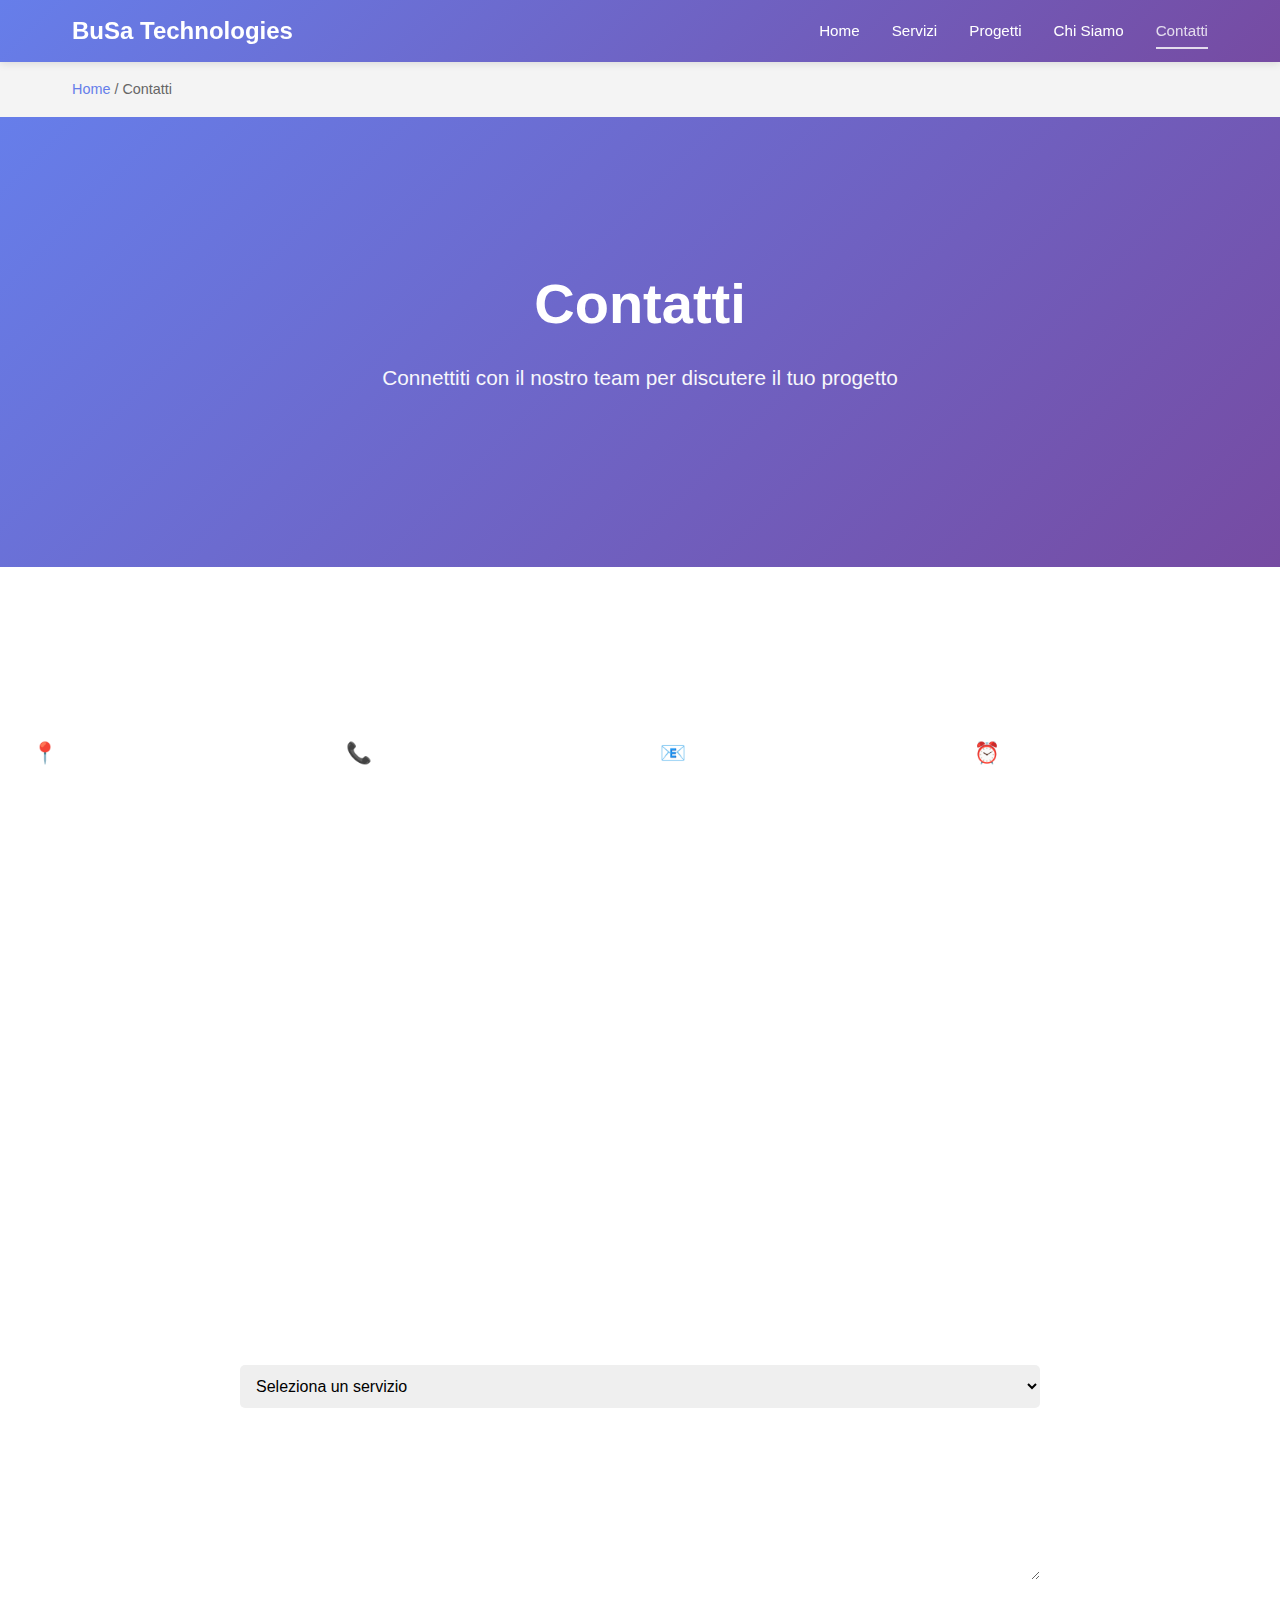
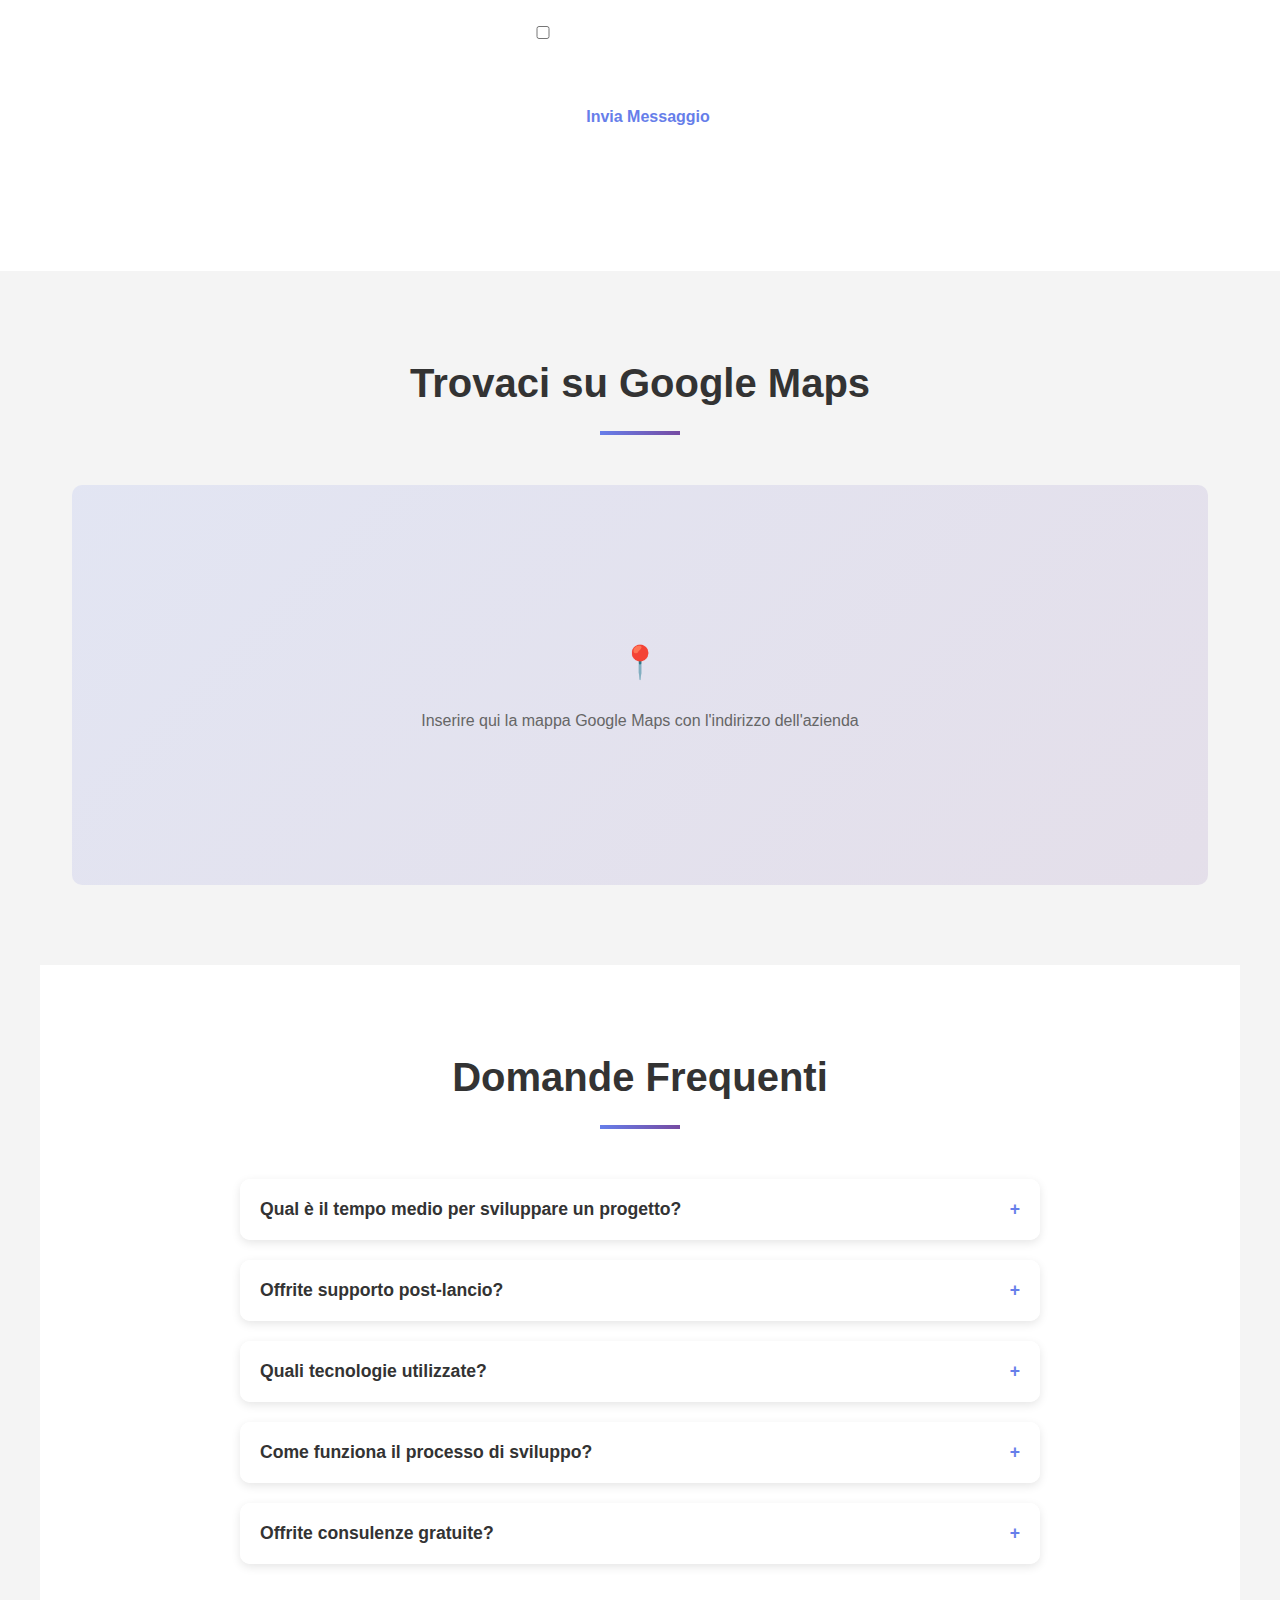
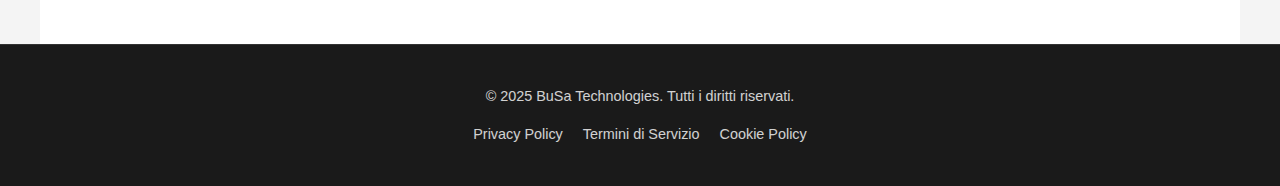
<file: contatti.html>
<!DOCTYPE html>
<html lang="it">
<head>
    <meta charset="UTF-8">
    <meta name="viewport" content="width=device-width, initial-scale=1.0">
    <meta name="description" content="Contatti BuSa Technologies - Mettiti in contatto con il nostro team">
    <meta name="theme-color" content="#667eea">
    <title>Contatti | BuSa Technologies</title>
    <link rel="stylesheet" href="css/style.css">
</head>
<body>
    <!-- Header e Navbar -->
    <header>
        <nav>
            <a href="index.html" class="logo">BuSa Technologies</a>
            <button class="menu-toggle" aria-label="Toggle menu" aria-expanded="false">
                <span></span>
                <span></span>
                <span></span>
            </button>
            <ul id="nav-menu">
                <li><a href="index.html">Home</a></li>
                <li><a href="servizi.html">Servizi</a></li>
                <li><a href="progetti.html">Progetti</a></li>
                <li><a href="chi-siamo.html">Chi Siamo</a></li>
                <li><a href="contatti.html">Contatti</a></li>
            </ul>
        </nav>
    </header>

    <!-- Breadcrumb -->
    <div class="breadcrumb">
        <a href="index.html">Home</a> / <span>Contatti</span>
    </div>

    <!-- Hero Section -->
    <section class="hero" style="min-height: 50vh; padding: 80px 2rem 60px;">
        <div class="hero-content">
            <h1>Contatti</h1>
            <p>Connettiti con il nostro team per discutere il tuo progetto</p>
        </div>
    </section>

    <!-- Contact Section -->
    <section class="contact" style="padding: 80px 2rem;">
        <div class="contact-content">
            <h2 style="margin-bottom: 50px;">Mettiamoci in Contatto</h2>
            
            <div class="contact-grid" style="margin-bottom: 80px;">
                <div class="contact-item">
                    <h3>📍 Indirizzo</h3>
                    <p>Via Tecnologia 123<br>20100 Milano, Italia</p>
                </div>
                <div class="contact-item">
                    <h3>📞 Telefono</h3>
                    <p>
                        <a href="tel:+390212345678">+39 02 1234 5678</a><br>
                        <a href="tel:+393921234567">+39 392 123 4567</a>
                    </p>
                </div>
                <div class="contact-item">
                    <h3>📧 Email</h3>
                    <p>
                        <a href="mailto:info@busa-tech.it">info@busa-tech.it</a><br>
                        <a href="mailto:support@busa-tech.it">support@busa-tech.it</a>
                    </p>
                </div>
                <div class="contact-item">
                    <h3>⏰ Orari</h3>
                    <p>
                        Lun - Ven: 09:00 - 18:00<br>
                        Sabato: 10:00 - 14:00<br>
                        Domenica: Chiuso
                    </p>
                </div>
            </div>

            <!-- Form -->
            <div class="contact-form" style="max-width: 800px;">
                <h3 style="margin-bottom: 30px; font-size: 1.5rem;">Inviaci un Messaggio</h3>
                <form id="contact-form" onsubmit="handleSubmit(event)">
                    <div style="display: grid; grid-template-columns: 1fr 1fr; gap: 20px; margin-bottom: 20px;">
                        <div class="form-group">
                            <label for="name">Nome Completo *</label>
                            <input type="text" id="name" name="name" required aria-label="Nome">
                        </div>
                        <div class="form-group">
                            <label for="email">Email *</label>
                            <input type="email" id="email" name="email" required aria-label="Email">
                        </div>
                    </div>
                    <div style="display: grid; grid-template-columns: 1fr 1fr; gap: 20px; margin-bottom: 20px;">
                        <div class="form-group">
                            <label for="phone">Telefono</label>
                            <input type="tel" id="phone" name="phone" aria-label="Telefono">
                        </div>
                        <div class="form-group">
                            <label for="company">Azienda</label>
                            <input type="text" id="company" name="company" aria-label="Azienda">
                        </div>
                    </div>
                    <div class="form-group">
                        <label for="subject">Oggetto *</label>
                        <input type="text" id="subject" name="subject" required aria-label="Oggetto">
                    </div>
                    <div class="form-group">
                        <label for="service">Servizio di Interesse</label>
                        <select id="service" name="service" style="width: 100%; padding: 12px; border: none; border-radius: 5px; font-family: inherit; font-size: 1rem;">
                            <option value="">Seleziona un servizio</option>
                            <option value="siti-web">Siti Web Professionali</option>
                            <option value="gestionali">Gestionali Aziendali</option>
                            <option value="app-mobile">App Mobile</option>
                            <option value="manutenzione">Manutenzione e Support</option>
                            <option value="analytics">Analytics e Reporting</option>
                            <option value="sicurezza">Sicurezza e Compliance</option>
                            <option value="cloud">Cloud Solutions</option>
                            <option value="ai">AI e Machine Learning</option>
                            <option value="api">Integrazioni API</option>
                            <option value="altro">Altro</option>
                        </select>
                    </div>
                    <div class="form-group">
                        <label for="message">Messaggio *</label>
                        <textarea id="message" name="message" required aria-label="Messaggio"></textarea>
                    </div>
                    <div class="form-group" style="margin-bottom: 30px;">
                        <label style="display: flex; align-items: center; gap: 10px; font-weight: normal;">
                            <input type="checkbox" id="privacy" name="privacy" required>
                            Accetto l'<a href="#" style="color: white; text-decoration: underline;">informativa sulla privacy</a>
                        </label>
                    </div>
                    <button type="submit" class="btn" style="width: 100%; background: white; color: #667eea; font-weight: 600;">Invia Messaggio</button>
                </form>
                <p style="margin-top: 20px; font-size: 0.9rem; opacity: 0.9;">* Campi obbligatori</p>
            </div>
        </div>
    </section>

    <!-- Map Section (Placeholder) -->
    <section class="container" style="padding: 80px 2rem;">
        <h2 class="section-title">Trovaci su Google Maps</h2>
        <div style="width: 100%; height: 400px; background: linear-gradient(135deg, #667eea20, #764ba220); border-radius: 10px; display: flex; align-items: center; justify-content: center; flex-direction: column; gap: 20px;">
            <div style="font-size: 2rem;">📍</div>
            <p style="color: #666;">Inserire qui la mappa Google Maps con l'indirizzo dell'azienda</p>
        </div>
    </section>

    <!-- FAQ Section -->
    <section class="container" style="padding: 80px 2rem;">
        <h2 class="section-title">Domande Frequenti</h2>
        <div style="max-width: 800px; margin: 0 auto;">
            <div style="background: white; margin-bottom: 20px; border-radius: 10px; overflow: hidden; box-shadow: 0 3px 10px rgba(0,0,0,0.1);">
                <button class="faq-button" style="width: 100%; padding: 20px; text-align: left; background: white; border: none; cursor: pointer; font-size: 1.1rem; font-weight: 600; color: #333; transition: all 0.3s ease; display: flex; justify-content: space-between; align-items: center;">
                    <span>Qual è il tempo medio per sviluppare un progetto?</span>
                    <span style="color: #667eea; font-weight: bold;">+</span>
                </button>
                <div class="faq-content" style="display: none; padding: 20px; padding-top: 0; color: #555; line-height: 1.8;">
                    I tempi variano in base alla complessità del progetto. Progetti semplici (5-20 giorni), medi (1-3 mesi), complessi (3-6 mesi). 
                    Forniamo sempre una stima dettagliata durante la fase di consultazione.
                </div>
            </div>

            <div style="background: white; margin-bottom: 20px; border-radius: 10px; overflow: hidden; box-shadow: 0 3px 10px rgba(0,0,0,0.1);">
                <button class="faq-button" style="width: 100%; padding: 20px; text-align: left; background: white; border: none; cursor: pointer; font-size: 1.1rem; font-weight: 600; color: #333; transition: all 0.3s ease; display: flex; justify-content: space-between; align-items: center;">
                    <span>Offrite supporto post-lancio?</span>
                    <span style="color: #667eea; font-weight: bold;">+</span>
                </button>
                <div class="faq-content" style="display: none; padding: 20px; padding-top: 0; color: #555; line-height: 1.8;">
                    Sì, offriamo pacchetti di supporto completi che includono manutenzione, aggiornamenti di sicurezza, 
                    monitoraggio 24/7 e supporto prioritario per i vostri clienti.
                </div>
            </div>

            <div style="background: white; margin-bottom: 20px; border-radius: 10px; overflow: hidden; box-shadow: 0 3px 10px rgba(0,0,0,0.1);">
                <button class="faq-button" style="width: 100%; padding: 20px; text-align: left; background: white; border: none; cursor: pointer; font-size: 1.1rem; font-weight: 600; color: #333; transition: all 0.3s ease; display: flex; justify-content: space-between; align-items: center;">
                    <span>Quali tecnologie utilizzate?</span>
                    <span style="color: #667eea; font-weight: bold;">+</span>
                </button>
                <div class="faq-content" style="display: none; padding: 20px; padding-top: 0; color: #555; line-height: 1.8;">
                    Utilizziamo le tecnologie più moderne e appropriate per ogni progetto: React, Vue, Angular per frontend; 
                    Node.js, Python, C# per backend; Flutter, React Native per mobile; AWS, Azure, GCP per cloud.
                </div>
            </div>

            <div style="background: white; margin-bottom: 20px; border-radius: 10px; overflow: hidden; box-shadow: 0 3px 10px rgba(0,0,0,0.1);">
                <button class="faq-button" style="width: 100%; padding: 20px; text-align: left; background: white; border: none; cursor: pointer; font-size: 1.1rem; font-weight: 600; color: #333; transition: all 0.3s ease; display: flex; justify-content: space-between; align-items: center;">
                    <span>Come funziona il processo di sviluppo?</span>
                    <span style="color: #667eea; font-weight: bold;">+</span>
                </button>
                <div class="faq-content" style="display: none; padding: 20px; padding-top: 0; color: #555; line-height: 1.8;">
                    Seguiamo una metodologia Agile: scoperta (requisiti), progettazione, sviluppo in sprint, testing continuo, 
                    deploy e supporto. Avrete accesso costante al progetto e potrete fornire feedback in ogni fase.
                </div>
            </div>

            <div style="background: white; border-radius: 10px; overflow: hidden; box-shadow: 0 3px 10px rgba(0,0,0,0.1);">
                <button class="faq-button" style="width: 100%; padding: 20px; text-align: left; background: white; border: none; cursor: pointer; font-size: 1.1rem; font-weight: 600; color: #333; transition: all 0.3s ease; display: flex; justify-content: space-between; align-items: center;">
                    <span>Offrite consulenze gratuite?</span>
                    <span style="color: #667eea; font-weight: bold;">+</span>
                </button>
                <div class="faq-content" style="display: none; padding: 20px; padding-top: 0; color: #555; line-height: 1.8;">
                    Sì! Offriamo una consultazione iniziale gratuita dove analizzamo i vostri requisiti, 
                    proponiamo soluzioni e forniamo una stima preliminare senza alcun impegno.
                </div>
            </div>
        </div>
    </section>

    <!-- Footer -->
    <footer>
        <div class="container">
            <p>&copy; 2025 BuSa Technologies. Tutti i diritti riservati.</p>
            <div class="footer-links">
                <a href="#">Privacy Policy</a>
                <a href="#">Termini di Servizio</a>
                <a href="#">Cookie Policy</a>
            </div>
        </div>
    </footer>

    <script>
        // Mobile menu toggle
        const menuToggle = document.querySelector('.menu-toggle');
        const navMenu = document.getElementById('nav-menu');

        menuToggle.addEventListener('click', () => {
            menuToggle.classList.toggle('active');
            navMenu.classList.toggle('active');
            menuToggle.setAttribute('aria-expanded', menuToggle.classList.contains('active'));
        });

        // Close menu when a link is clicked
        const navLinks = navMenu.querySelectorAll('a');
        navLinks.forEach(link => {
            link.addEventListener('click', () => {
                menuToggle.classList.remove('active');
                navMenu.classList.remove('active');
                menuToggle.setAttribute('aria-expanded', 'false');
            });
        });

        // Mark active page
        document.querySelectorAll('nav a').forEach(link => {
            if (link.href === window.location.href) {
                link.classList.add('active');
            }
        });

        // Form submission
        function handleSubmit(event) {
            event.preventDefault();
            const name = document.getElementById('name').value;
            const email = document.getElementById('email').value;
            
            alert(`Grazie ${name}! Abbiamo ricevuto il tuo messaggio.\nTi contatteremo presto a ${email}`);
            document.getElementById('contact-form').reset();
        }

        // FAQ Accordion
        const faqButtons = document.querySelectorAll('.faq-button');
        faqButtons.forEach(button => {
            button.addEventListener('click', () => {
                const content = button.nextElementSibling;
                const isOpen = content.style.display !== 'none';
                
                // Chiudi tutti gli altri
                document.querySelectorAll('.faq-content').forEach(faq => {
                    faq.style.display = 'none';
                });
                document.querySelectorAll('.faq-button span:last-child').forEach(span => {
                    span.textContent = '+';
                });
                
                // Apri/Chiudi il corrente
                if (!isOpen) {
                    content.style.display = 'block';
                    button.querySelector('span:last-child').textContent = '−';
                }
            });
        });
    </script>
</body>
</html>
</file>
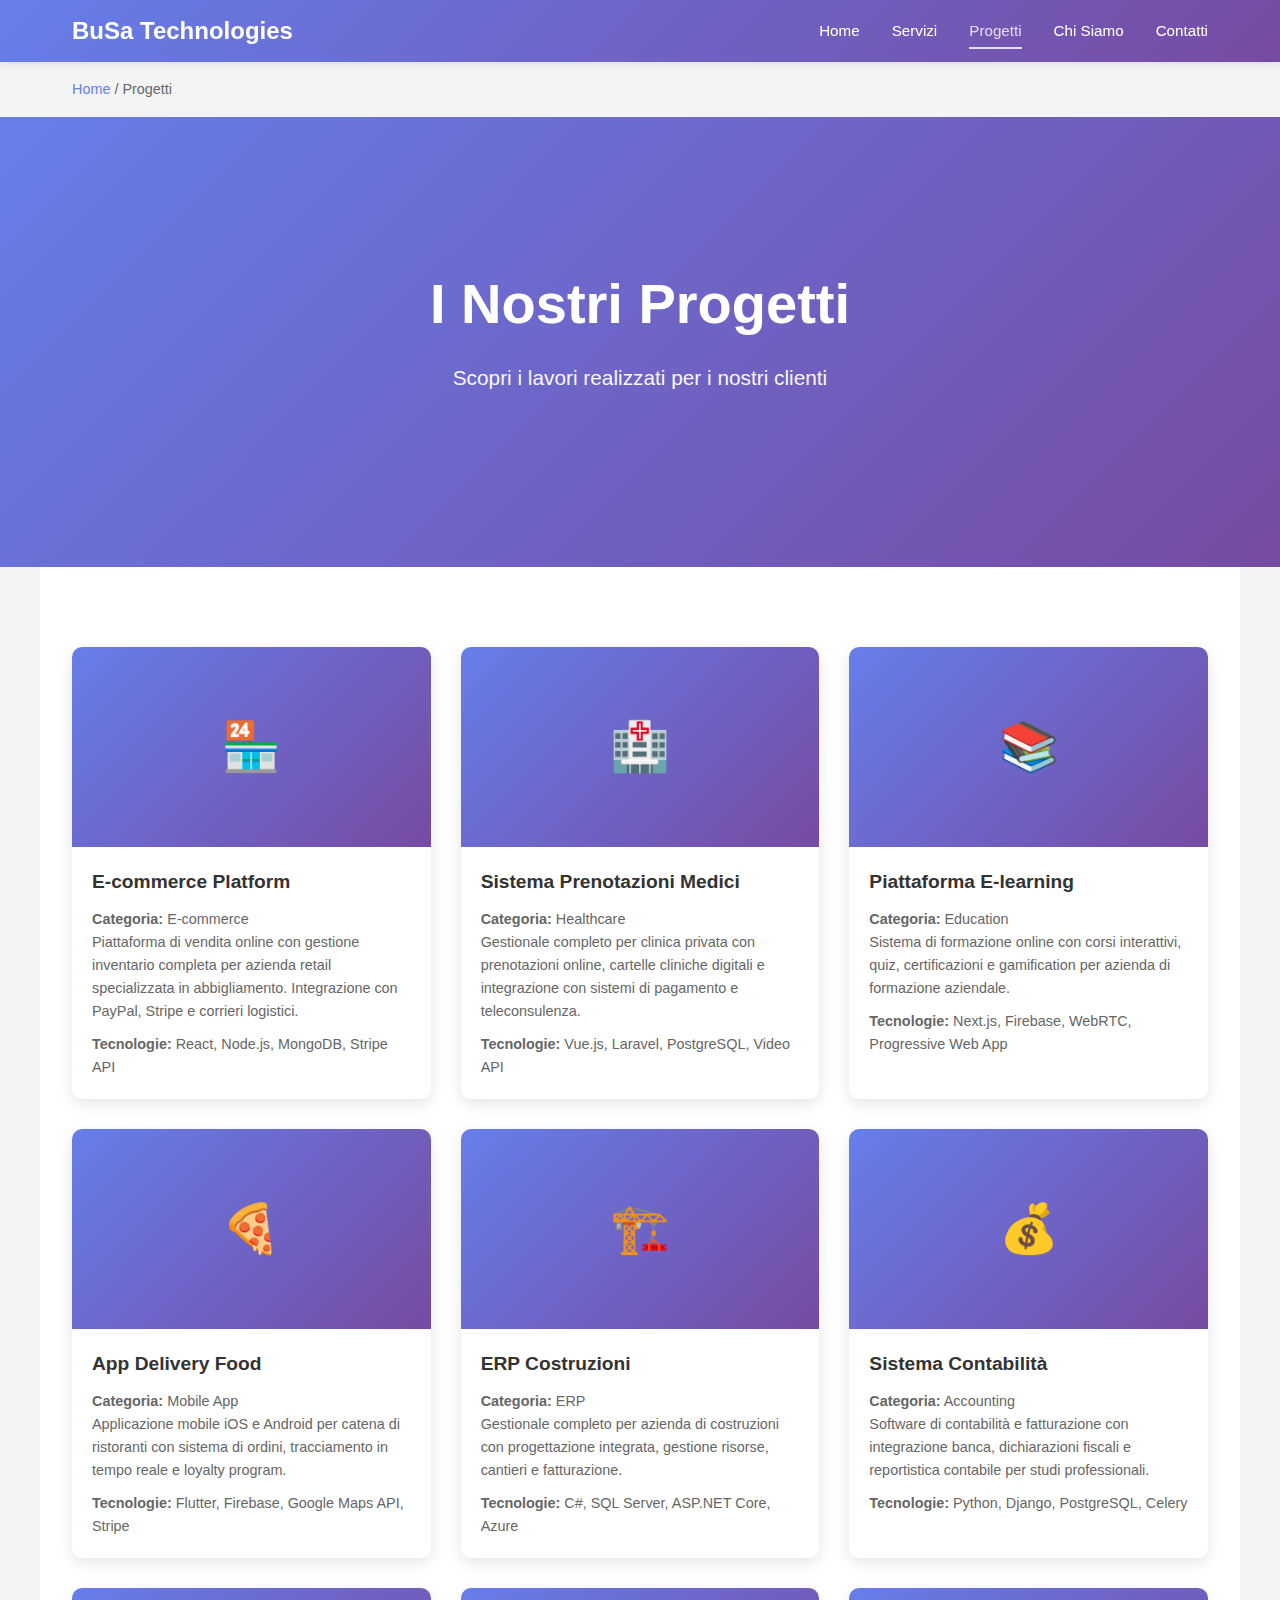
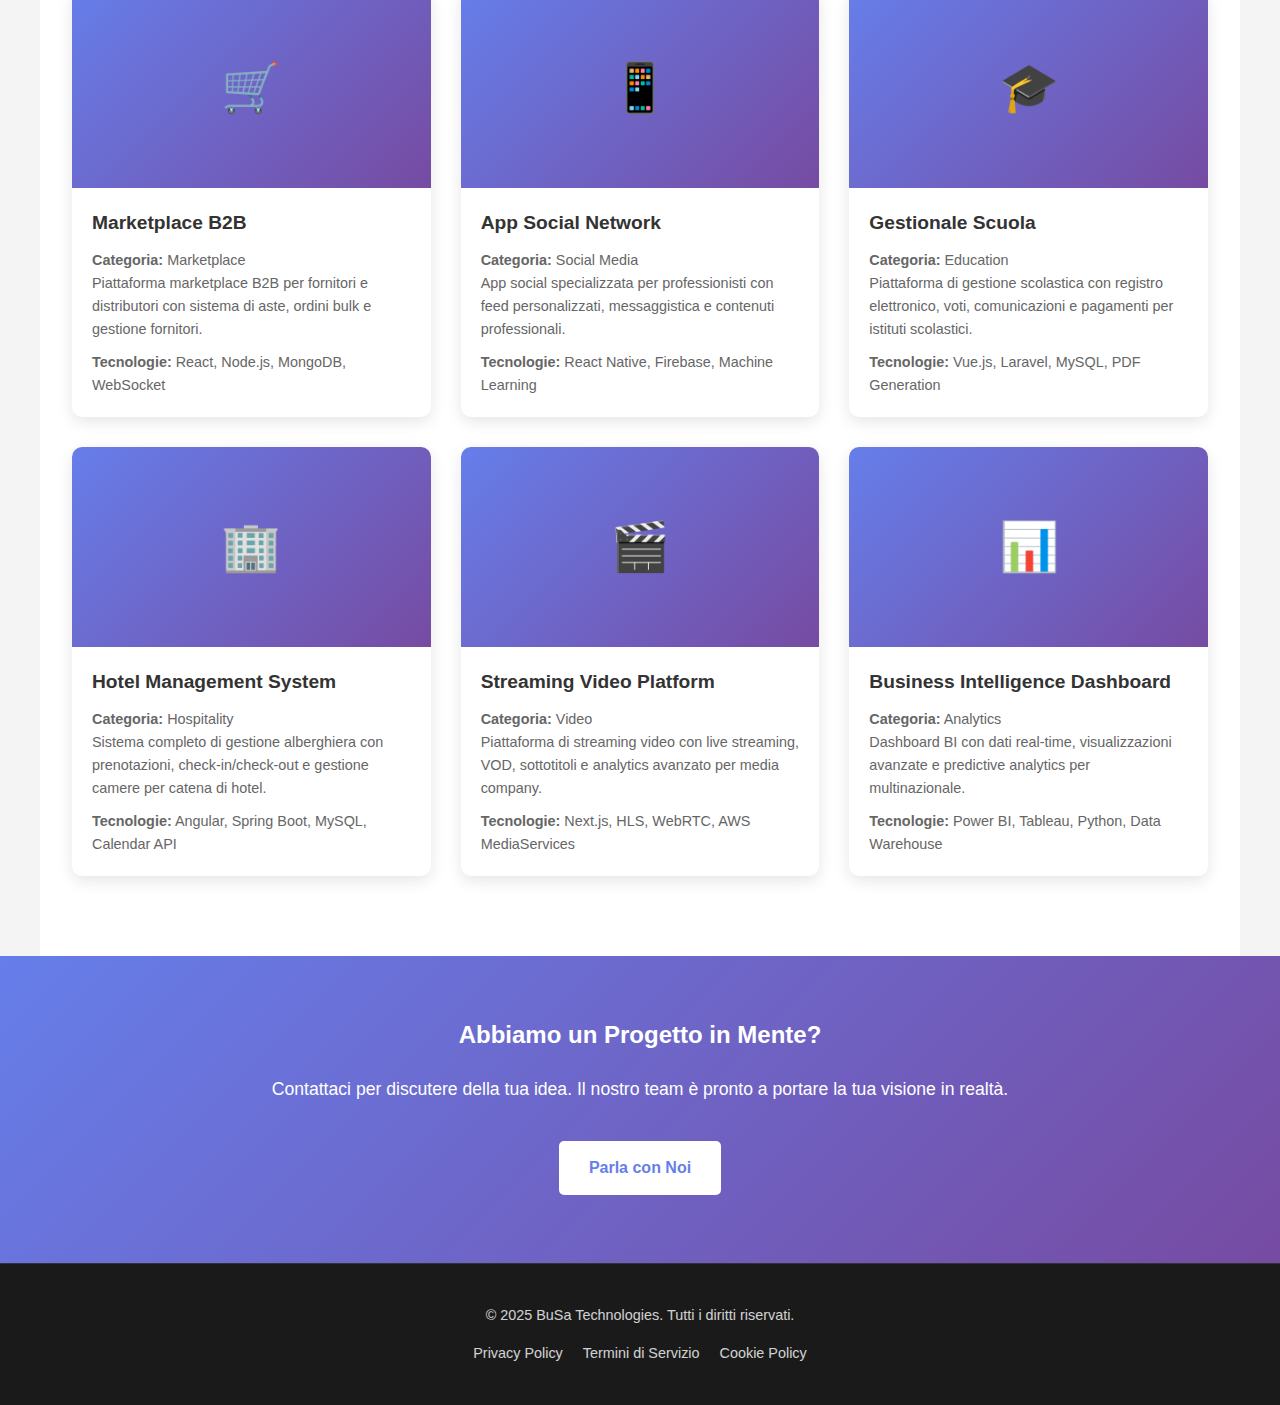
<file: progetti.html>
<!DOCTYPE html>
<html lang="it">
<head>
    <meta charset="UTF-8">
    <meta name="viewport" content="width=device-width, initial-scale=1.0">
    <meta name="description" content="Portfolio progetti BuSa Technologies - Scopri i nostri lavori realizzati">
    <meta name="theme-color" content="#667eea">
    <title>Progetti | BuSa Technologies</title>
    <link rel="stylesheet" href="css/style.css">
</head>
<body>
    <!-- Header e Navbar -->
    <header>
        <nav>
            <a href="index.html" class="logo">BuSa Technologies</a>
            <button class="menu-toggle" aria-label="Toggle menu" aria-expanded="false">
                <span></span>
                <span></span>
                <span></span>
            </button>
            <ul id="nav-menu">
                <li><a href="index.html">Home</a></li>
                <li><a href="servizi.html">Servizi</a></li>
                <li><a href="progetti.html">Progetti</a></li>
                <li><a href="chi-siamo.html">Chi Siamo</a></li>
                <li><a href="contatti.html">Contatti</a></li>
            </ul>
        </nav>
    </header>

    <!-- Breadcrumb -->
    <div class="breadcrumb">
        <a href="index.html">Home</a> / <span>Progetti</span>
    </div>

    <!-- Hero Section -->
    <section class="hero" style="min-height: 50vh; padding: 80px 2rem 60px;">
        <div class="hero-content">
            <h1>I Nostri Progetti</h1>
            <p>Scopri i lavori realizzati per i nostri clienti</p>
        </div>
    </section>

    <!-- Portfolio Completo -->
    <section class="container" style="padding: 80px 2rem;">
        <div class="portfolio-grid">
            <div class="portfolio-item">
                <div class="portfolio-image">🏪</div>
                <div class="portfolio-content">
                    <h3>E-commerce Platform</h3>
                    <p><strong>Categoria:</strong> E-commerce</p>
                    <p>Piattaforma di vendita online con gestione inventario completa per azienda retail specializzata in abbigliamento. Integrazione con PayPal, Stripe e corrieri logistici.</p>
                    <p style="margin-top: 10px;"><strong>Tecnologie:</strong> React, Node.js, MongoDB, Stripe API</p>
                </div>
            </div>

            <div class="portfolio-item">
                <div class="portfolio-image">🏥</div>
                <div class="portfolio-content">
                    <h3>Sistema Prenotazioni Medici</h3>
                    <p><strong>Categoria:</strong> Healthcare</p>
                    <p>Gestionale completo per clinica privata con prenotazioni online, cartelle cliniche digitali e integrazione con sistemi di pagamento e teleconsulenza.</p>
                    <p style="margin-top: 10px;"><strong>Tecnologie:</strong> Vue.js, Laravel, PostgreSQL, Video API</p>
                </div>
            </div>

            <div class="portfolio-item">
                <div class="portfolio-image">📚</div>
                <div class="portfolio-content">
                    <h3>Piattaforma E-learning</h3>
                    <p><strong>Categoria:</strong> Education</p>
                    <p>Sistema di formazione online con corsi interattivi, quiz, certificazioni e gamification per azienda di formazione aziendale.</p>
                    <p style="margin-top: 10px;"><strong>Tecnologie:</strong> Next.js, Firebase, WebRTC, Progressive Web App</p>
                </div>
            </div>

            <div class="portfolio-item">
                <div class="portfolio-image">🍕</div>
                <div class="portfolio-content">
                    <h3>App Delivery Food</h3>
                    <p><strong>Categoria:</strong> Mobile App</p>
                    <p>Applicazione mobile iOS e Android per catena di ristoranti con sistema di ordini, tracciamento in tempo reale e loyalty program.</p>
                    <p style="margin-top: 10px;"><strong>Tecnologie:</strong> Flutter, Firebase, Google Maps API, Stripe</p>
                </div>
            </div>

            <div class="portfolio-item">
                <div class="portfolio-image">🏗️</div>
                <div class="portfolio-content">
                    <h3>ERP Costruzioni</h3>
                    <p><strong>Categoria:</strong> ERP</p>
                    <p>Gestionale completo per azienda di costruzioni con progettazione integrata, gestione risorse, cantieri e fatturazione.</p>
                    <p style="margin-top: 10px;"><strong>Tecnologie:</strong> C#, SQL Server, ASP.NET Core, Azure</p>
                </div>
            </div>

            <div class="portfolio-item">
                <div class="portfolio-image">💰</div>
                <div class="portfolio-content">
                    <h3>Sistema Contabilità</h3>
                    <p><strong>Categoria:</strong> Accounting</p>
                    <p>Software di contabilità e fatturazione con integrazione banca, dichiarazioni fiscali e reportistica contabile per studi professionali.</p>
                    <p style="margin-top: 10px;"><strong>Tecnologie:</strong> Python, Django, PostgreSQL, Celery</p>
                </div>
            </div>

            <div class="portfolio-item">
                <div class="portfolio-image">🛒</div>
                <div class="portfolio-content">
                    <h3>Marketplace B2B</h3>
                    <p><strong>Categoria:</strong> Marketplace</p>
                    <p>Piattaforma marketplace B2B per fornitori e distributori con sistema di aste, ordini bulk e gestione fornitori.</p>
                    <p style="margin-top: 10px;"><strong>Tecnologie:</strong> React, Node.js, MongoDB, WebSocket</p>
                </div>
            </div>

            <div class="portfolio-item">
                <div class="portfolio-image">📱</div>
                <div class="portfolio-content">
                    <h3>App Social Network</h3>
                    <p><strong>Categoria:</strong> Social Media</p>
                    <p>App social specializzata per professionisti con feed personalizzati, messaggistica e contenuti professionali.</p>
                    <p style="margin-top: 10px;"><strong>Tecnologie:</strong> React Native, Firebase, Machine Learning</p>
                </div>
            </div>

            <div class="portfolio-item">
                <div class="portfolio-image">🎓</div>
                <div class="portfolio-content">
                    <h3>Gestionale Scuola</h3>
                    <p><strong>Categoria:</strong> Education</p>
                    <p>Piattaforma di gestione scolastica con registro elettronico, voti, comunicazioni e pagamenti per istituti scolastici.</p>
                    <p style="margin-top: 10px;"><strong>Tecnologie:</strong> Vue.js, Laravel, MySQL, PDF Generation</p>
                </div>
            </div>

            <div class="portfolio-item">
                <div class="portfolio-image">🏢</div>
                <div class="portfolio-content">
                    <h3>Hotel Management System</h3>
                    <p><strong>Categoria:</strong> Hospitality</p>
                    <p>Sistema completo di gestione alberghiera con prenotazioni, check-in/check-out e gestione camere per catena di hotel.</p>
                    <p style="margin-top: 10px;"><strong>Tecnologie:</strong> Angular, Spring Boot, MySQL, Calendar API</p>
                </div>
            </div>

            <div class="portfolio-item">
                <div class="portfolio-image">🎬</div>
                <div class="portfolio-content">
                    <h3>Streaming Video Platform</h3>
                    <p><strong>Categoria:</strong> Video</p>
                    <p>Piattaforma di streaming video con live streaming, VOD, sottotitoli e analytics avanzato per media company.</p>
                    <p style="margin-top: 10px;"><strong>Tecnologie:</strong> Next.js, HLS, WebRTC, AWS MediaServices</p>
                </div>
            </div>

            <div class="portfolio-item">
                <div class="portfolio-image">📊</div>
                <div class="portfolio-content">
                    <h3>Business Intelligence Dashboard</h3>
                    <p><strong>Categoria:</strong> Analytics</p>
                    <p>Dashboard BI con dati real-time, visualizzazioni avanzate e predictive analytics per multinazionale.</p>
                    <p style="margin-top: 10px;"><strong>Tecnologie:</strong> Power BI, Tableau, Python, Data Warehouse</p>
                </div>
            </div>
        </div>
    </section>

    <!-- CTA Section -->
    <section class="contact" style="text-align: center; padding: 60px 2rem;">
        <h2>Abbiamo un Progetto in Mente?</h2>
        <p style="margin-top: 20px; margin-bottom: 30px; font-size: 1.1rem;">Contattaci per discutere della tua idea. Il nostro team è pronto a portare la tua visione in realtà.</p>
        <a href="contatti.html" class="btn">Parla con Noi</a>
    </section>

    <!-- Footer -->
    <footer>
        <div class="container">
            <p>&copy; 2025 BuSa Technologies. Tutti i diritti riservati.</p>
            <div class="footer-links">
                <a href="#">Privacy Policy</a>
                <a href="#">Termini di Servizio</a>
                <a href="#">Cookie Policy</a>
            </div>
        </div>
    </footer>

    <script>
        // Mobile menu toggle
        const menuToggle = document.querySelector('.menu-toggle');
        const navMenu = document.getElementById('nav-menu');

        menuToggle.addEventListener('click', () => {
            menuToggle.classList.toggle('active');
            navMenu.classList.toggle('active');
            menuToggle.setAttribute('aria-expanded', menuToggle.classList.contains('active'));
        });

        // Close menu when a link is clicked
        const navLinks = navMenu.querySelectorAll('a');
        navLinks.forEach(link => {
            link.addEventListener('click', () => {
                menuToggle.classList.remove('active');
                navMenu.classList.remove('active');
                menuToggle.setAttribute('aria-expanded', 'false');
            });
        });

        // Mark active page
        document.querySelectorAll('nav a').forEach(link => {
            if (link.href === window.location.href) {
                link.classList.add('active');
            }
        });
    </script>
</body>
</html>
</file>
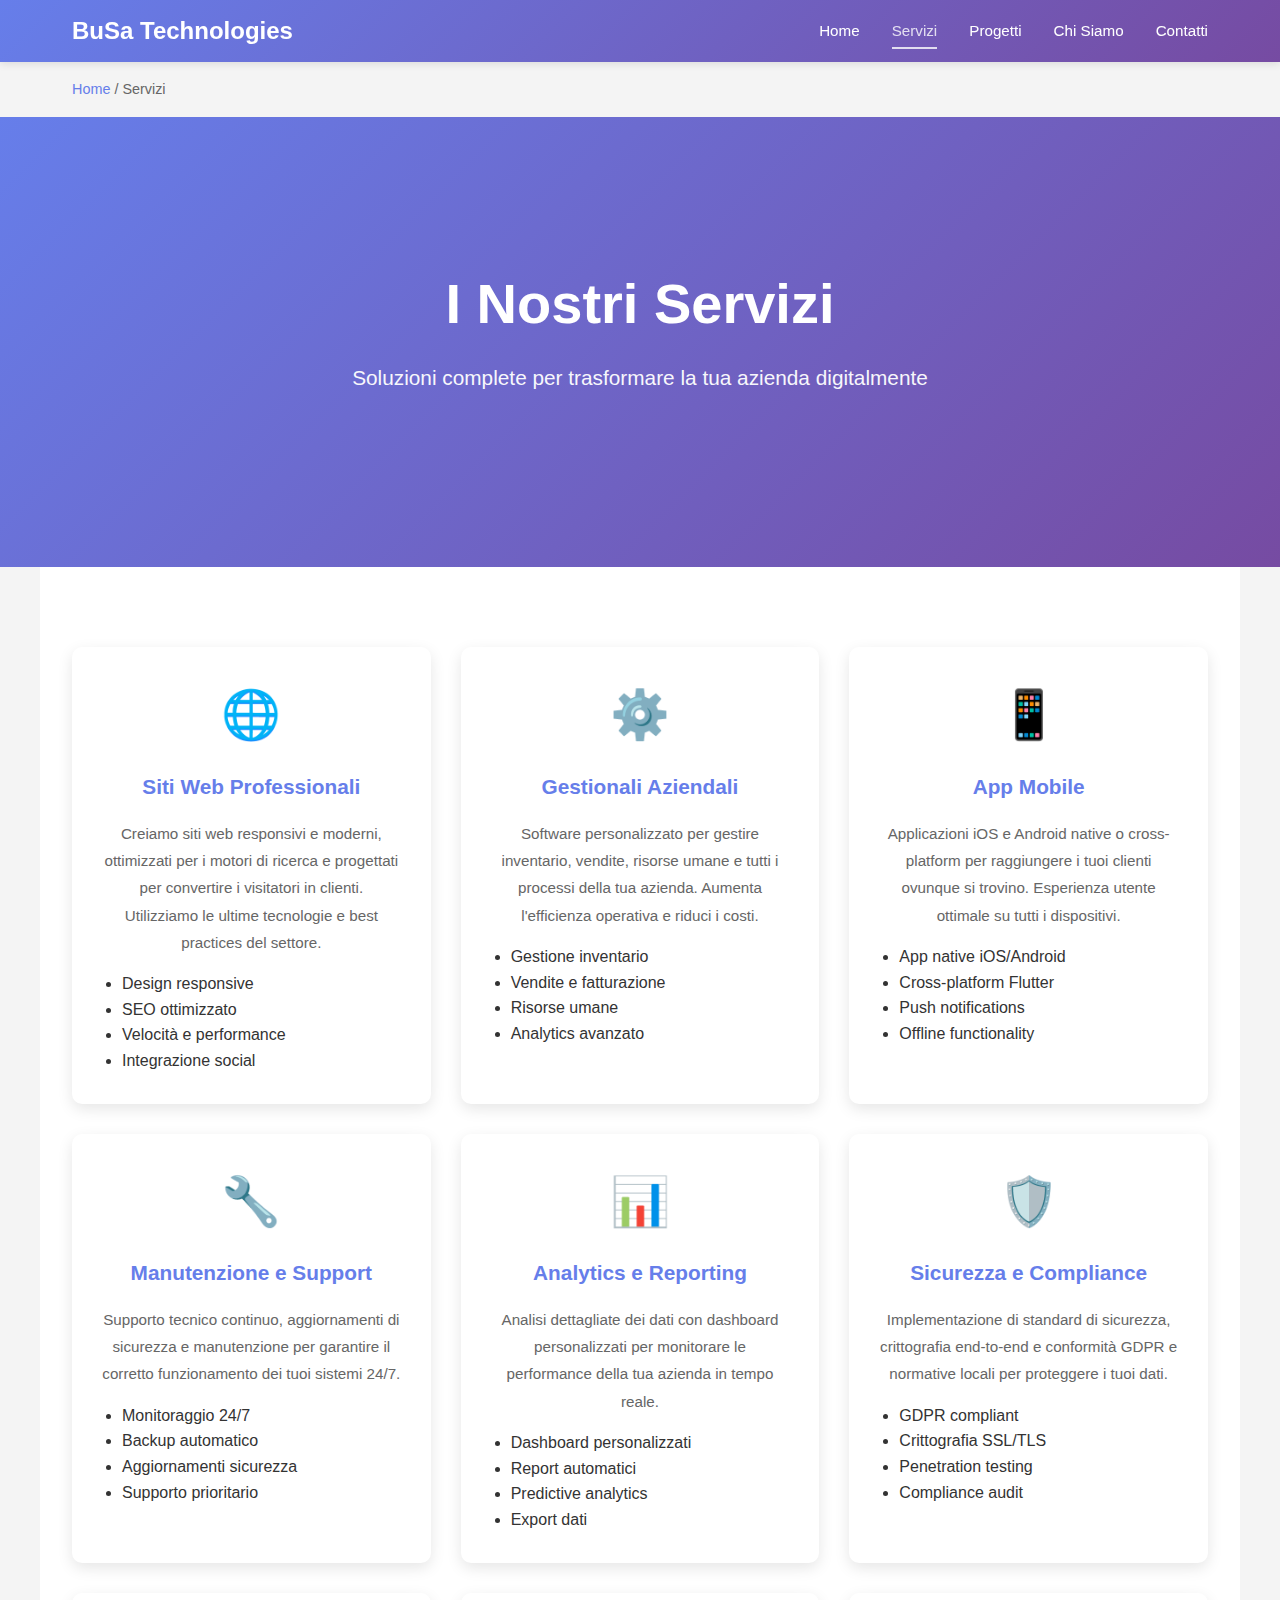
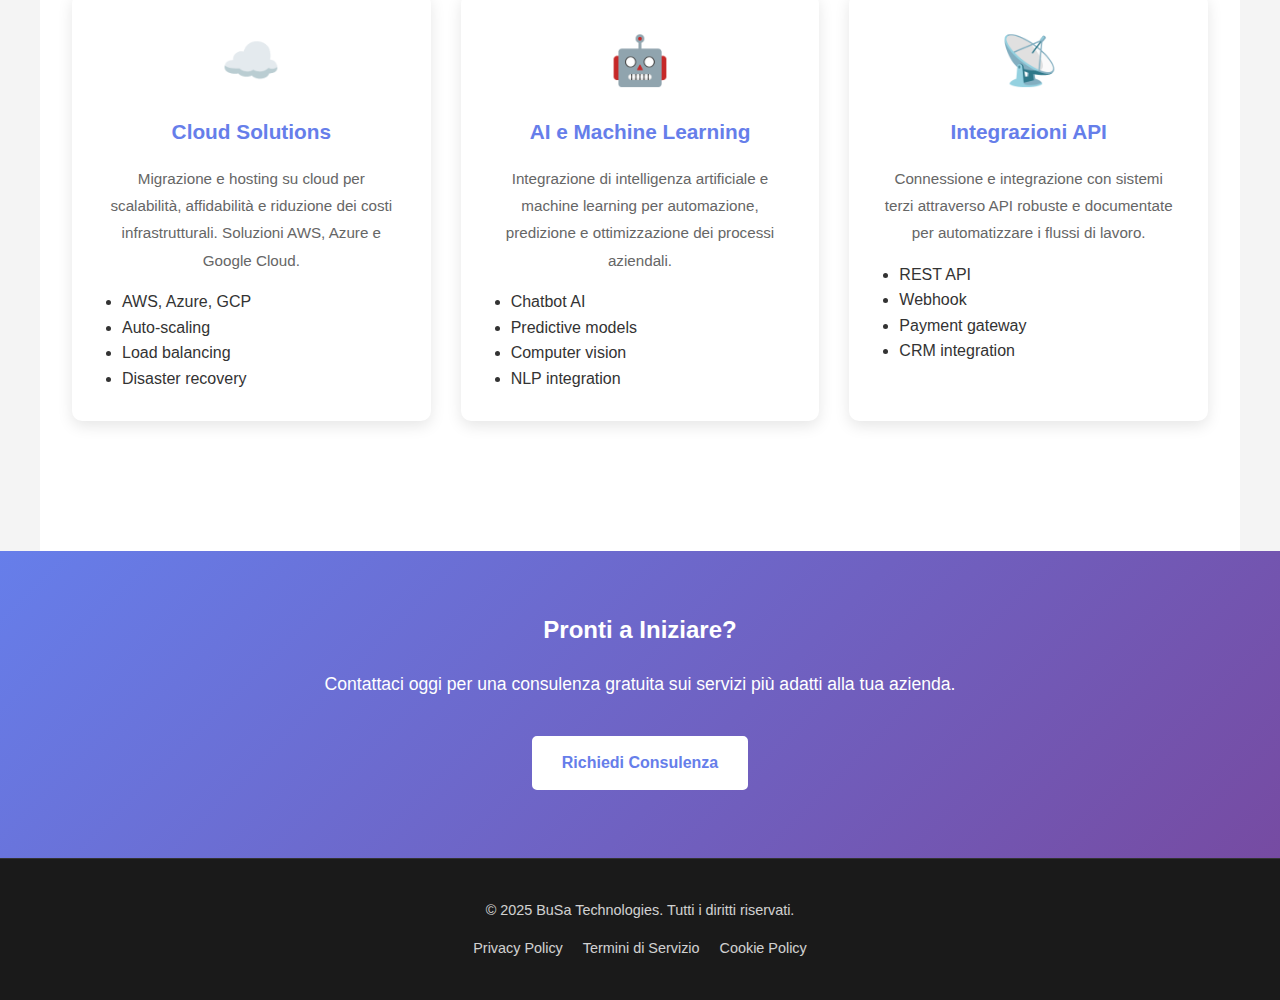
<file: servizi.html>
<!DOCTYPE html>
<html lang="it">
<head>
    <meta charset="UTF-8">
    <meta name="viewport" content="width=device-width, initial-scale=1.0">
    <meta name="description" content="Servizi BuSa Technologies - Siti web, gestionali aziendali, app mobile e support">
    <meta name="theme-color" content="#667eea">
    <title>Servizi | BuSa Technologies</title>
    <link rel="stylesheet" href="css/style.css">
</head>
<body>
    <!-- Header e Navbar -->
    <header>
        <nav>
            <a href="index.html" class="logo">BuSa Technologies</a>
            <button class="menu-toggle" aria-label="Toggle menu" aria-expanded="false">
                <span></span>
                <span></span>
                <span></span>
            </button>
            <ul id="nav-menu">
                <li><a href="index.html">Home</a></li>
                <li><a href="servizi.html">Servizi</a></li>
                <li><a href="progetti.html">Progetti</a></li>
                <li><a href="chi-siamo.html">Chi Siamo</a></li>
                <li><a href="contatti.html">Contatti</a></li>
            </ul>
        </nav>
    </header>

    <!-- Breadcrumb -->
    <div class="breadcrumb">
        <a href="index.html">Home</a> / <span>Servizi</span>
    </div>

    <!-- Hero Section -->
    <section class="hero" style="min-height: 50vh; padding: 80px 2rem 60px;">
        <div class="hero-content">
            <h1>I Nostri Servizi</h1>
            <p>Soluzioni complete per trasformare la tua azienda digitalmente</p>
        </div>
    </section>

    <!-- Servizi Completi -->
    <section class="container" style="padding: 80px 2rem;">
        <div class="services-grid">
            <div class="service-card">
                <span class="service-icon">🌐</span>
                <h3>Siti Web Professionali</h3>
                <p>Creiamo siti web responsivi e moderni, ottimizzati per i motori di ricerca e progettati per convertire i visitatori in clienti. Utilizziamo le ultime tecnologie e best practices del settore.</p>
                <ul style="text-align: left; margin-top: 15px; padding-left: 20px;">
                    <li>Design responsive</li>
                    <li>SEO ottimizzato</li>
                    <li>Velocità e performance</li>
                    <li>Integrazione social</li>
                </ul>
            </div>

            <div class="service-card">
                <span class="service-icon">⚙️</span>
                <h3>Gestionali Aziendali</h3>
                <p>Software personalizzato per gestire inventario, vendite, risorse umane e tutti i processi della tua azienda. Aumenta l'efficienza operativa e riduci i costi.</p>
                <ul style="text-align: left; margin-top: 15px; padding-left: 20px;">
                    <li>Gestione inventario</li>
                    <li>Vendite e fatturazione</li>
                    <li>Risorse umane</li>
                    <li>Analytics avanzato</li>
                </ul>
            </div>

            <div class="service-card">
                <span class="service-icon">📱</span>
                <h3>App Mobile</h3>
                <p>Applicazioni iOS e Android native o cross-platform per raggiungere i tuoi clienti ovunque si trovino. Esperienza utente ottimale su tutti i dispositivi.</p>
                <ul style="text-align: left; margin-top: 15px; padding-left: 20px;">
                    <li>App native iOS/Android</li>
                    <li>Cross-platform Flutter</li>
                    <li>Push notifications</li>
                    <li>Offline functionality</li>
                </ul>
            </div>

            <div class="service-card">
                <span class="service-icon">🔧</span>
                <h3>Manutenzione e Support</h3>
                <p>Supporto tecnico continuo, aggiornamenti di sicurezza e manutenzione per garantire il corretto funzionamento dei tuoi sistemi 24/7.</p>
                <ul style="text-align: left; margin-top: 15px; padding-left: 20px;">
                    <li>Monitoraggio 24/7</li>
                    <li>Backup automatico</li>
                    <li>Aggiornamenti sicurezza</li>
                    <li>Supporto prioritario</li>
                </ul>
            </div>

            <div class="service-card">
                <span class="service-icon">📊</span>
                <h3>Analytics e Reporting</h3>
                <p>Analisi dettagliate dei dati con dashboard personalizzati per monitorare le performance della tua azienda in tempo reale.</p>
                <ul style="text-align: left; margin-top: 15px; padding-left: 20px;">
                    <li>Dashboard personalizzati</li>
                    <li>Report automatici</li>
                    <li>Predictive analytics</li>
                    <li>Export dati</li>
                </ul>
            </div>

            <div class="service-card">
                <span class="service-icon">🛡️</span>
                <h3>Sicurezza e Compliance</h3>
                <p>Implementazione di standard di sicurezza, crittografia end-to-end e conformità GDPR e normative locali per proteggere i tuoi dati.</p>
                <ul style="text-align: left; margin-top: 15px; padding-left: 20px;">
                    <li>GDPR compliant</li>
                    <li>Crittografia SSL/TLS</li>
                    <li>Penetration testing</li>
                    <li>Compliance audit</li>
                </ul>
            </div>

            <div class="service-card">
                <span class="service-icon">☁️</span>
                <h3>Cloud Solutions</h3>
                <p>Migrazione e hosting su cloud per scalabilità, affidabilità e riduzione dei costi infrastrutturali. Soluzioni AWS, Azure e Google Cloud.</p>
                <ul style="text-align: left; margin-top: 15px; padding-left: 20px;">
                    <li>AWS, Azure, GCP</li>
                    <li>Auto-scaling</li>
                    <li>Load balancing</li>
                    <li>Disaster recovery</li>
                </ul>
            </div>

            <div class="service-card">
                <span class="service-icon">🤖</span>
                <h3>AI e Machine Learning</h3>
                <p>Integrazione di intelligenza artificiale e machine learning per automazione, predizione e ottimizzazione dei processi aziendali.</p>
                <ul style="text-align: left; margin-top: 15px; padding-left: 20px;">
                    <li>Chatbot AI</li>
                    <li>Predictive models</li>
                    <li>Computer vision</li>
                    <li>NLP integration</li>
                </ul>
            </div>

            <div class="service-card">
                <span class="service-icon">📡</span>
                <h3>Integrazioni API</h3>
                <p>Connessione e integrazione con sistemi terzi attraverso API robuste e documentate per automatizzare i flussi di lavoro.</p>
                <ul style="text-align: left; margin-top: 15px; padding-left: 20px;">
                    <li>REST API</li>
                    <li>Webhook</li>
                    <li>Payment gateway</li>
                    <li>CRM integration</li>
                </ul>
            </div>
        </div>
    </section>

    <!-- CTA Section -->
    <section class="contact" style="text-align: center; padding: 60px 2rem;">
        <h2>Pronti a Iniziare?</h2>
        <p style="margin-top: 20px; margin-bottom: 30px; font-size: 1.1rem;">Contattaci oggi per una consulenza gratuita sui servizi più adatti alla tua azienda.</p>
        <a href="contatti.html" class="btn">Richiedi Consulenza</a>
    </section>

    <!-- Footer -->
    <footer>
        <div class="container">
            <p>&copy; 2025 BuSa Technologies. Tutti i diritti riservati.</p>
            <div class="footer-links">
                <a href="#">Privacy Policy</a>
                <a href="#">Termini di Servizio</a>
                <a href="#">Cookie Policy</a>
            </div>
        </div>
    </footer>

    <script>
        // Mobile menu toggle
        const menuToggle = document.querySelector('.menu-toggle');
        const navMenu = document.getElementById('nav-menu');

        menuToggle.addEventListener('click', () => {
            menuToggle.classList.toggle('active');
            navMenu.classList.toggle('active');
            menuToggle.setAttribute('aria-expanded', menuToggle.classList.contains('active'));
        });

        // Close menu when a link is clicked
        const navLinks = navMenu.querySelectorAll('a');
        navLinks.forEach(link => {
            link.addEventListener('click', () => {
                menuToggle.classList.remove('active');
                navMenu.classList.remove('active');
                menuToggle.setAttribute('aria-expanded', 'false');
            });
        });

        // Mark active page
        document.querySelectorAll('nav a').forEach(link => {
            if (link.href === window.location.href) {
                link.classList.add('active');
            }
        });
    </script>
</body>
</html>
</file>
<file: css/style.css>
/* Reset e Base */
* {
    margin: 0;
    padding: 0;
    box-sizing: border-box;
}

html {
    scroll-behavior: smooth;
}

body {
    font-family: -apple-system, BlinkMacSystemFont, 'Segoe UI', 'Roboto', 'Oxygen',
        'Ubuntu', 'Cantarell', 'Fira Sans', 'Droid Sans', 'Helvetica Neue',
        sans-serif;
    -webkit-font-smoothing: antialiased;
    -moz-osx-font-smoothing: grayscale;
    line-height: 1.6;
    color: #333;
    background: #f4f4f4;
}

/* Header e Navbar */
header {
    background: linear-gradient(135deg, #667eea 0%, #764ba2 100%);
    color: white;
    padding: 0.75rem 0;
    position: sticky;
    top: 0;
    z-index: 1000;
    box-shadow: 0 2px 8px rgba(0, 0, 0, 0.1);
}

nav {
    display: flex;
    justify-content: space-between;
    align-items: center;
    max-width: 1200px;
    margin: 0 auto;
    padding: 0 2rem;
}

.logo {
    font-size: 1.5rem;
    font-weight: 700;
    text-decoration: none;
    color: white;
    white-space: nowrap;
}

.logo:hover {
    opacity: 0.9;
}

nav ul {
    list-style: none;
    display: flex;
    gap: 2rem;
    align-items: center;
}

nav a {
    color: white;
    text-decoration: none;
    transition: all 0.3s ease;
    font-weight: 500;
    font-size: 0.95rem;
}

nav a:hover,
nav a.active {
    opacity: 0.8;
    border-bottom: 2px solid white;
    padding-bottom: 0.5rem;
}

/* Menu toggle mobile */
.menu-toggle {
    display: none;
    flex-direction: column;
    background: none;
    border: none;
    cursor: pointer;
    gap: 5px;
}

.menu-toggle span {
    width: 25px;
    height: 3px;
    background: white;
    border-radius: 2px;
    transition: all 0.3s ease;
}

.menu-toggle.active span:nth-child(1) {
    transform: rotate(45deg) translate(8px, 8px);
}

.menu-toggle.active span:nth-child(2) {
    opacity: 0;
}

.menu-toggle.active span:nth-child(3) {
    transform: rotate(-45deg) translate(7px, -7px);
}

/* Bottoni */
.btn {
    display: inline-block;
    padding: 12px 28px;
    background: white;
    color: #667eea;
    text-decoration: none;
    border-radius: 5px;
    font-weight: 600;
    margin: 0.5rem;
    transition: all 0.3s ease;
    border: 2px solid white;
    cursor: pointer;
    font-size: 1rem;
    text-align: center;
}

.btn:hover {
    transform: translateY(-2px);
    box-shadow: 0 8px 16px rgba(102, 126, 234, 0.3);
    background: #f0f0f0;
}

.btn-secondary {
    background: transparent;
    color: white;
    border: 2px solid white;
}

.btn-secondary:hover {
    background: white;
    color: #667eea;
}

.btn-primary {
    background: #667eea;
    color: white;
    border-color: #667eea;
}

.btn-primary:hover {
    background: #764ba2;
    border-color: #764ba2;
}

/* Container */
.container {
    max-width: 1200px;
    margin: 0 auto;
    padding: 0 1rem;
}

/* Titoli sezione */
.section-title {
    text-align: center;
    font-size: 2.5rem;
    color: #333;
    margin-bottom: 50px;
    position: relative;
    padding-bottom: 20px;
    font-weight: 700;
}

.section-title::after {
    content: '';
    position: absolute;
    width: 80px;
    height: 4px;
    background: linear-gradient(90deg, #667eea, #764ba2);
    bottom: 0;
    left: 50%;
    transform: translateX(-50%);
}

/* Hero Section */
.hero {
    background: linear-gradient(135deg, #667eea 0%, #764ba2 100%);
    color: white;
    padding: 120px 2rem 80px;
    text-align: center;
    min-height: calc(100vh - 60px);
    display: flex;
    align-items: center;
    justify-content: center;
}

.hero-content h1 {
    font-size: 3.5rem;
    margin-bottom: 1.5rem;
    font-weight: 700;
    line-height: 1.2;
    animation: slideInDown 0.8s ease;
}

.hero-content p {
    font-size: 1.3rem;
    margin-bottom: 2.5rem;
    opacity: 0.95;
    animation: slideInUp 0.8s ease;
}

/* Servizi Grid */
.services-grid {
    display: grid;
    grid-template-columns: repeat(auto-fit, minmax(300px, 1fr));
    gap: 30px;
    margin-bottom: 50px;
}

.service-card {
    background: white;
    padding: 30px;
    border-radius: 10px;
    box-shadow: 0 5px 15px rgba(0, 0, 0, 0.1);
    transition: all 0.3s ease;
    text-align: center;
}

.service-card:hover {
    transform: translateY(-10px);
    box-shadow: 0 15px 30px rgba(0, 0, 0, 0.15);
}

.service-icon {
    font-size: 3rem;
    margin-bottom: 1rem;
    display: block;
}

.service-card h3 {
    color: #667eea;
    margin-bottom: 1rem;
    font-size: 1.3rem;
    font-weight: 600;
}

.service-card p {
    color: #666;
    line-height: 1.8;
    font-size: 0.95rem;
}

/* Portfolio Grid */
.portfolio-grid {
    display: grid;
    grid-template-columns: repeat(auto-fit, minmax(280px, 1fr));
    gap: 30px;
}

.portfolio-item {
    background: white;
    border-radius: 10px;
    overflow: hidden;
    box-shadow: 0 5px 15px rgba(0, 0, 0, 0.1);
    transition: all 0.3s ease;
}

.portfolio-item:hover {
    transform: translateY(-8px);
    box-shadow: 0 12px 25px rgba(0, 0, 0, 0.15);
}

.portfolio-image {
    width: 100%;
    height: 200px;
    background: linear-gradient(135deg, #667eea 0%, #764ba2 100%);
    display: flex;
    align-items: center;
    justify-content: center;
    color: white;
    font-size: 3rem;
}

.portfolio-content {
    padding: 20px;
}

.portfolio-content h3 {
    color: #333;
    margin-bottom: 10px;
    font-size: 1.2rem;
    font-weight: 600;
}

.portfolio-content p {
    color: #666;
    font-size: 0.9rem;
    line-height: 1.6;
}

/* Sezione Why Us */
.why-us-content {
    display: grid;
    grid-template-columns: 1fr 1fr;
    gap: 50px;
    align-items: center;
}

.why-us-content h2 {
    color: #333;
    font-size: 2.5rem;
    margin-bottom: 30px;
    font-weight: 700;
}

.why-us-content ul {
    list-style: none;
}

.why-us-content li {
    padding: 15px 0;
    padding-left: 40px;
    position: relative;
    font-size: 1rem;
    color: #555;
    line-height: 1.8;
}

.why-us-content li::before {
    content: '✓';
    position: absolute;
    left: 0;
    color: #667eea;
    font-weight: bold;
    font-size: 1.5rem;
}

.why-us-image {
    background: linear-gradient(135deg, rgba(102, 126, 234, 0.1), rgba(118, 75, 162, 0.1));
    height: 400px;
    border-radius: 10px;
    display: flex;
    align-items: center;
    justify-content: center;
    font-size: 5rem;
}

/* Contact Section */
.contact {
    background: linear-gradient(135deg, #667eea 0%, #764ba2 100%);
    color: white;
    padding: 80px 2rem;
}

.contact-grid {
    display: grid;
    grid-template-columns: repeat(auto-fit, minmax(250px, 1fr));
    gap: 40px;
    margin-bottom: 50px;
}

.contact-item h3 {
    font-size: 1.3rem;
    margin-bottom: 10px;
    font-weight: 600;
}

.contact-item p {
    opacity: 0.95;
    font-size: 0.95rem;
    line-height: 1.8;
}

.contact-item a {
    color: white;
    text-decoration: none;
    transition: opacity 0.3s ease;
}

.contact-item a:hover {
    opacity: 0.8;
    text-decoration: underline;
}

.contact-form {
    max-width: 600px;
    margin: 0 auto;
    text-align: left;
}

.contact-form h3 {
    margin-bottom: 20px;
    font-size: 1.5rem;
    font-weight: 600;
}

.form-group {
    margin-bottom: 20px;
}

.form-group label {
    display: block;
    margin-bottom: 8px;
    font-weight: 500;
    font-size: 0.95rem;
}

.form-group input,
.form-group textarea {
    width: 100%;
    padding: 12px;
    border: none;
    border-radius: 5px;
    font-family: inherit;
    font-size: 1rem;
    background: rgba(255, 255, 255, 0.95);
    color: #333;
    transition: all 0.3s ease;
}

.form-group input:focus,
.form-group textarea:focus {
    outline: none;
    background: white;
    box-shadow: 0 0 0 3px rgba(255, 255, 255, 0.3);
}

.form-group textarea {
    resize: vertical;
    min-height: 120px;
}

/* Footer */
footer {
    background: #1a1a1a;
    color: white;
    text-align: center;
    padding: 40px 2rem;
    border-top: 1px solid #333;
}

footer p {
    opacity: 0.8;
    margin-bottom: 10px;
    font-size: 0.9rem;
}

.footer-links {
    display: flex;
    justify-content: center;
    gap: 20px;
    margin-top: 15px;
    flex-wrap: wrap;
}

.footer-links a {
    color: white;
    text-decoration: none;
    opacity: 0.8;
    transition: opacity 0.3s ease;
    font-size: 0.9rem;
}

.footer-links a:hover {
    opacity: 1;
}

/* Breadcrumb */
.breadcrumb {
    max-width: 1200px;
    margin: 1rem auto;
    padding: 0 2rem;
    font-size: 0.9rem;
    color: #666;
}

.breadcrumb a {
    color: #667eea;
    text-decoration: none;
}

.breadcrumb a:hover {
    text-decoration: underline;
}

/* Animazioni */
@keyframes slideInDown {
    from {
        opacity: 0;
        transform: translateY(-30px);
    }
    to {
        opacity: 1;
        transform: translateY(0);
    }
}

@keyframes slideInUp {
    from {
        opacity: 0;
        transform: translateY(30px);
    }
    to {
        opacity: 1;
        transform: translateY(0);
    }
}

@keyframes fadeIn {
    from {
        opacity: 0;
    }
    to {
        opacity: 1;
    }
}

/* Sezioni */
section {
    padding: 80px 2rem;
    animation: fadeIn 0.6s ease;
}

section:nth-child(even) {
    background: white;
}

/* Responsive */
@media (max-width: 1024px) {
    .section-title {
        font-size: 2rem;
    }

    nav ul {
        gap: 1.5rem;
    }

    .why-us-content {
        grid-template-columns: 1fr;
        gap: 30px;
    }

    .why-us-image {
        height: 300px;
    }

    .contact-form {
        padding: 0 1rem;
    }
}

@media (max-width: 768px) {
    /* Header adjustments */
    nav {
        padding: 0 1rem;
    }

    .logo {
        font-size: 1.2rem;
    }

    nav ul {
        display: none;
        position: absolute;
        top: 100%;
        left: 0;
        right: 0;
        flex-direction: column;
        gap: 0;
        background: linear-gradient(135deg, #667eea 0%, #764ba2 100%);
        padding: 1rem 0;
        box-shadow: 0 5px 15px rgba(0, 0, 0, 0.2);
    }

    nav ul.active {
        display: flex;
    }

    nav a {
        display: block;
        padding: 12px 1.5rem;
        border-bottom: 1px solid rgba(255, 255, 255, 0.1);
        border: none;
        transition: background 0.3s ease;
    }

    nav a:hover {
        background: rgba(255, 255, 255, 0.1);
        border-bottom: none;
    }

    .menu-toggle {
        display: flex;
    }

    /* Hero */
    .hero {
        padding: 100px 1rem 60px;
        min-height: auto;
    }

    .hero-content h1 {
        font-size: 2rem;
    }

    .hero-content p {
        font-size: 1rem;
        margin-bottom: 1.5rem;
    }

    .btn {
        display: block;
        width: 100%;
        margin: 0.5rem 0;
    }

    /* Sections */
    section {
        padding: 50px 1rem;
    }

    .section-title {
        font-size: 1.5rem;
        margin-bottom: 30px;
    }

    /* Services grid */
    .services-grid {
        grid-template-columns: 1fr;
        gap: 20px;
    }

    .service-card {
        padding: 20px;
    }

    /* Portfolio grid */
    .portfolio-grid {
        grid-template-columns: 1fr;
        gap: 20px;
    }

    /* Contact */
    .contact {
        padding: 50px 1rem;
    }

    .contact-grid {
        grid-template-columns: 1fr;
        gap: 20px;
    }

    .contact-form {
        margin-top: 30px;
    }

    /* Why us */
    .why-us-image {
        height: 250px;
        font-size: 3rem;
    }

    .why-us-content h2 {
        font-size: 1.5rem;
        margin-bottom: 20px;
    }

    .why-us-content li {
        font-size: 0.95rem;
        padding: 10px 0;
        padding-left: 30px;
    }

    /* Footer */
    footer {
        padding: 30px 1rem;
    }

    .footer-links {
        gap: 10px;
    }
}

@media (max-width: 480px) {
    body {
        font-size: 14px;
    }

    .logo {
        font-size: 1rem;
    }

    .hero-content h1 {
        font-size: 1.5rem;
    }

    .hero-content p {
        font-size: 0.9rem;
    }

    .section-title {
        font-size: 1.3rem;
        padding-bottom: 15px;
    }

    .section-title::after {
        width: 60px;
        height: 3px;
    }

    .service-icon,
    .portfolio-image {
        font-size: 2rem;
    }

    .service-card h3,
    .portfolio-content h3 {
        font-size: 1rem;
    }

    .why-us-content h2 {
        font-size: 1.2rem;
    }

    .btn {
        padding: 10px 20px;
        font-size: 0.9rem;
    }
}

/* Webkit scroll behavior */
::-webkit-scrollbar {
    width: 10px;
}

::-webkit-scrollbar-track {
    background: #f1f1f1;
}

::-webkit-scrollbar-thumb {
    background: #667eea;
    border-radius: 5px;
}

::-webkit-scrollbar-thumb:hover {
    background: #764ba2;
}

/* Print styles */
@media print {
    header,
    footer,
    .menu-toggle {
        display: none;
    }

    section {
        padding: 20px 0;
    }
}
</file>
